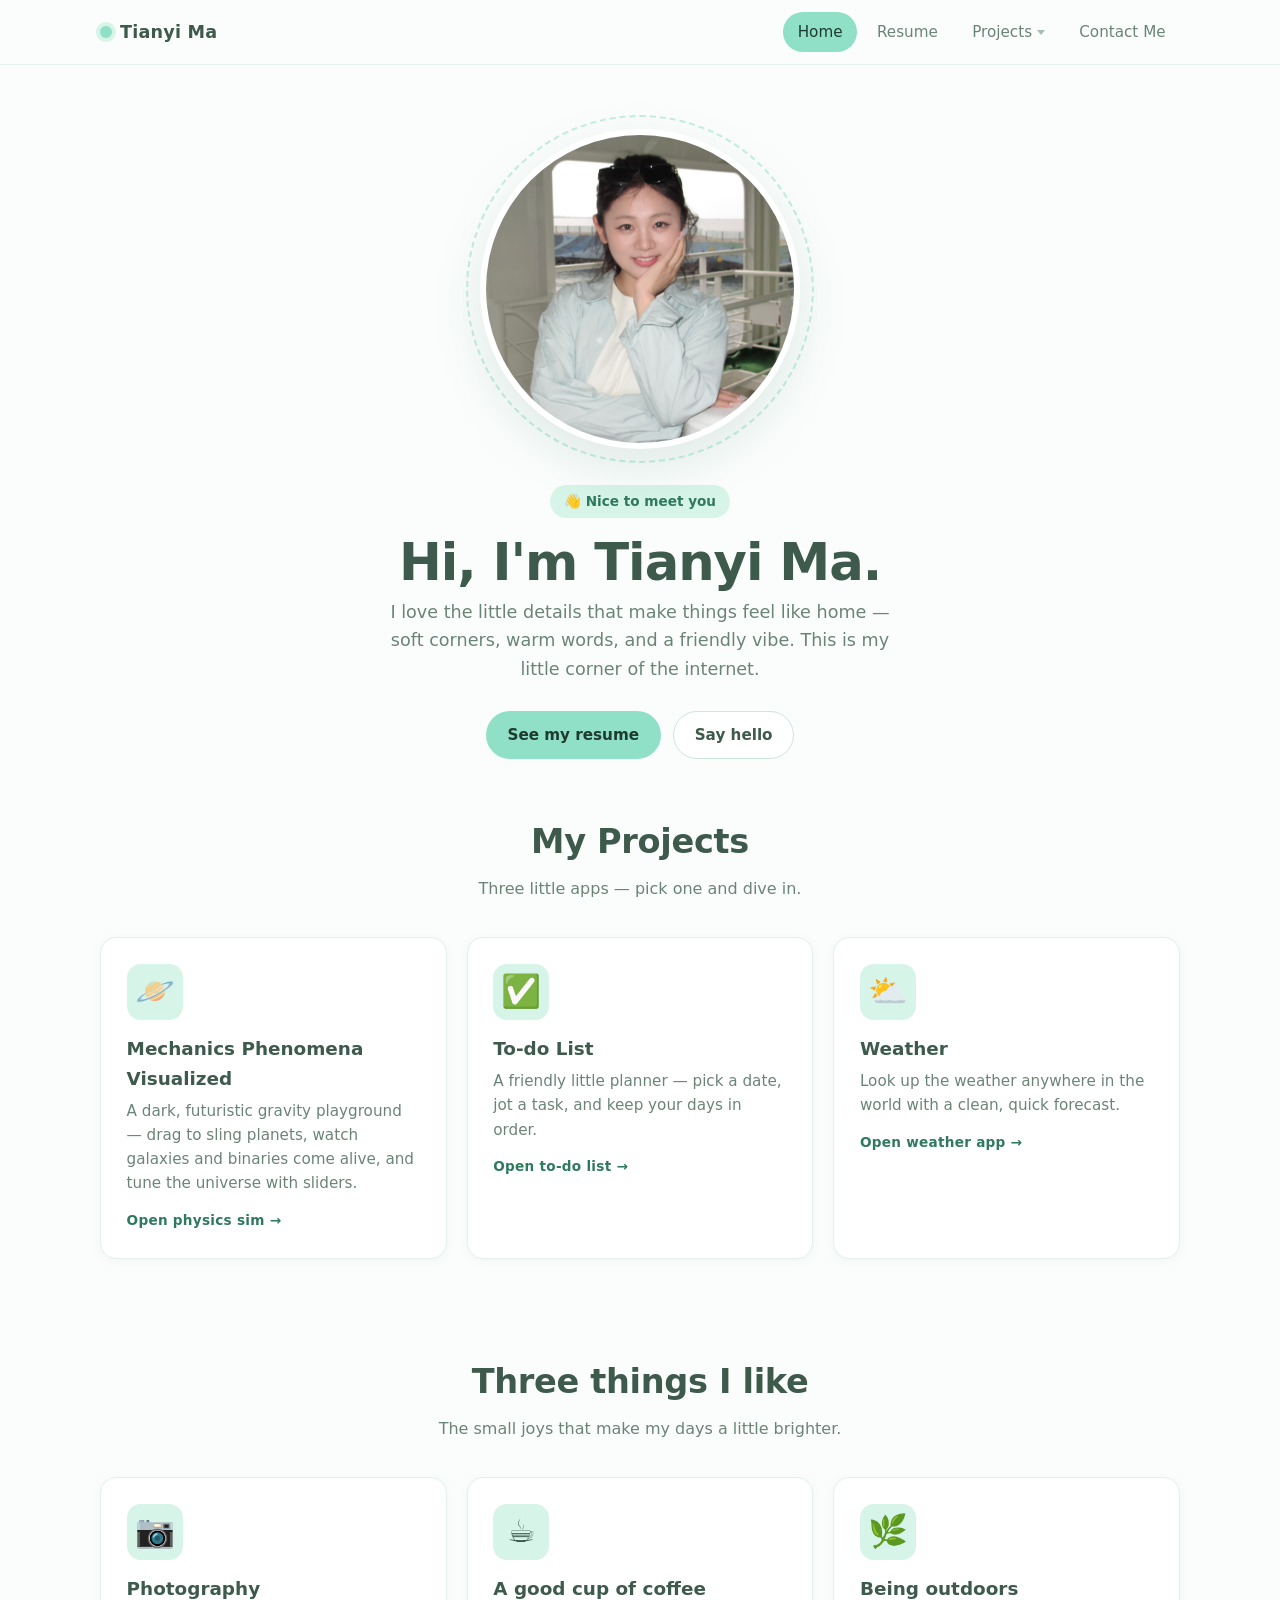
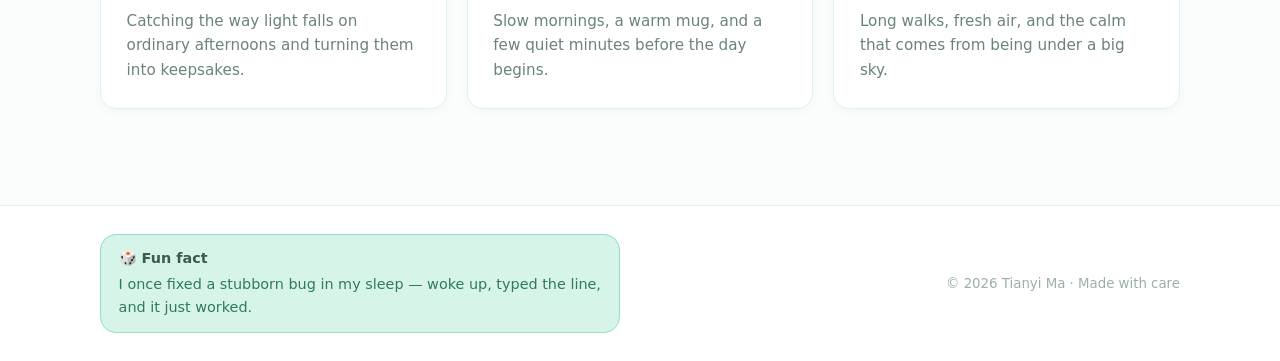
<file: index.html>
<!DOCTYPE html>
<html lang="en">
<head>
  <meta charset="UTF-8">
  <meta name="viewport" content="width=device-width, initial-scale=1.0">
  <title>Tianyi Ma — Home</title>
  <meta name="description" content="Tianyi Ma — a warm, friendly personal portfolio.">
  <link rel="stylesheet" href="styles.css">
</head>
<body>
  <header class="nav">
    <div class="container nav__inner">
      <a href="index.html" class="brand"><span class="brand__dot"></span> Tianyi Ma</a>
      <button class="nav__toggle" aria-label="Toggle menu"><span></span></button>
      <nav class="nav__links">
        <a href="index.html" class="active">Home</a>
        <a href="resume.html">Resume</a>
        <span class="nav__item">
          <a href="projects.html" class="nav__trigger">Projects</a>
          <span class="nav__dropdown">
            <a href="projects.html"><span class="dd-ico">🧭</span><span><span class="dd-title">All Projects</span><span class="dd-sub">Browse the full catalogue</span></span></a>
            <span class="dd-divider"></span>
            <a href="mechanics.html"><span class="dd-ico">🪐</span><span><span class="dd-title">Mechanics</span><span class="dd-sub">Gravity playground</span></span></a>
            <a href="projects.html#todo"><span class="dd-ico">✅</span><span><span class="dd-title">To-do List</span><span class="dd-sub">Daily planner</span></span></a>
            <a href="weather.html"><span class="dd-ico">⛅</span><span><span class="dd-title">Weather</span><span class="dd-sub">Quick forecast</span></span></a>
          </span>
        </span>
        <a href="contact.html">Contact Me</a>
      </nav>
    </div>
  </header>

  <main class="container">
    <section class="hero">
      <div class="hero__text">
        <span class="hero__eyebrow">👋 Nice to meet you</span>
        <h1>Hi, I'm Tianyi Ma.</h1>
        <p class="hero__intro">
          I love the little details that make things feel like home — soft corners,
          warm words, and a friendly vibe. This is my little corner of the internet.
        </p>
        <div class="hero__cta">
          <a href="resume.html" class="btn btn--primary">See my resume</a>
          <a href="contact.html" class="btn btn--ghost">Say hello</a>
        </div>
      </div>
      <div class="hero__photo">
        <img src="photo.jpg" alt="Photo of Tianyi Ma">
      </div>
    </section>

    <section class="section" style="padding-top:0.5rem;">
      <div class="section__head">
        <h2>My Projects</h2>
        <p>Three little apps — pick one and dive in.</p>
      </div>
      <div class="cards">
        <a class="card" href="mechanics.html" style="text-decoration:none;color:inherit;">
          <div class="card__emoji">🪐</div>
          <h3>Mechanics Phenomena Visualized</h3>
          <p>A dark, futuristic gravity playground — drag to sling planets, watch galaxies and binaries come alive, and tune the universe with sliders.</p>
          <span class="card__cta">Open physics sim →</span>
        </a>
        <a class="card" href="projects.html#todo" style="text-decoration:none;color:inherit;">
          <div class="card__emoji">✅</div>
          <h3>To-do List</h3>
          <p>A friendly little planner — pick a date, jot a task, and keep your days in order.</p>
          <span class="card__cta">Open to-do list →</span>
        </a>
        <a class="card" href="weather.html" style="text-decoration:none;color:inherit;">
          <div class="card__emoji">⛅</div>
          <h3>Weather</h3>
          <p>Look up the weather anywhere in the world with a clean, quick forecast.</p>
          <span class="card__cta">Open weather app →</span>
        </a>
      </div>
    </section>

    <section class="section">
      <div class="section__head">
        <h2>Three things I like</h2>
        <p>The small joys that make my days a little brighter.</p>
      </div>
      <div class="cards">
        <article class="card">
          <div class="card__emoji">📷</div>
          <h3>Photography</h3>
          <p>Catching the way light falls on ordinary afternoons and turning them into keepsakes.</p>
        </article>
        <article class="card">
          <div class="card__emoji">☕</div>
          <h3>A good cup of coffee</h3>
          <p>Slow mornings, a warm mug, and a few quiet minutes before the day begins.</p>
        </article>
        <article class="card">
          <div class="card__emoji">🌿</div>
          <h3>Being outdoors</h3>
          <p>Long walks, fresh air, and the calm that comes from being under a big sky.</p>
        </article>
      </div>
    </section>
  </main>

  <footer class="site-footer">
    <div class="container site-footer__inner">
      <div class="funfact">
        <strong>🎲 Fun fact</strong>
        I once fixed a stubborn bug in my sleep — woke up, typed the line, and it just worked.
      </div>
      <small>© <span id="year">2026</span> Tianyi Ma · Made with care</small>
    </div>
  </footer>

  <script src="main.js"></script>
</body>
</html>
</file>
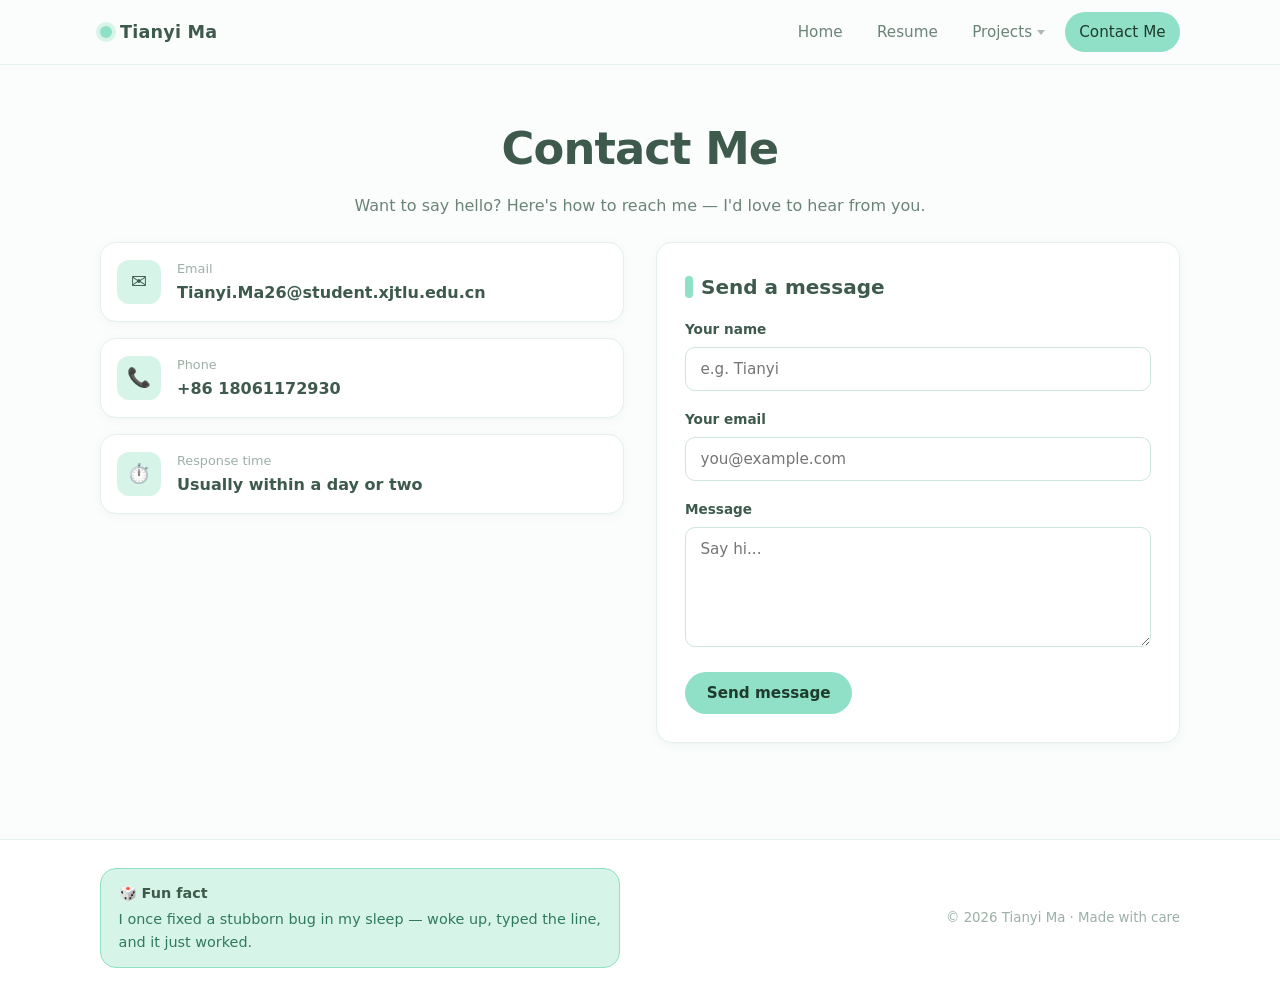
<file: contact.html>
<!DOCTYPE html>
<html lang="en">
<head>
  <meta charset="UTF-8">
  <meta name="viewport" content="width=device-width, initial-scale=1.0">
  <title>Tianyi Ma — Contact Me</title>
  <link rel="stylesheet" href="styles.css">
</head>
<body>
  <header class="nav">
    <div class="container nav__inner">
      <a href="index.html" class="brand"><span class="brand__dot"></span> Tianyi Ma</a>
      <button class="nav__toggle" aria-label="Toggle menu"><span></span></button>
      <nav class="nav__links">
        <a href="index.html">Home</a>
        <a href="resume.html">Resume</a>
        <span class="nav__item">
          <a href="projects.html" class="nav__trigger">Projects</a>
          <span class="nav__dropdown">
            <a href="projects.html"><span class="dd-ico">🧭</span><span><span class="dd-title">All Projects</span><span class="dd-sub">Browse the full catalogue</span></span></a>
            <span class="dd-divider"></span>
            <a href="mechanics.html"><span class="dd-ico">🪐</span><span><span class="dd-title">Mechanics</span><span class="dd-sub">Gravity playground</span></span></a>
            <a href="projects.html#todo"><span class="dd-ico">✅</span><span><span class="dd-title">To-do List</span><span class="dd-sub">Daily planner</span></span></a>
            <a href="weather.html"><span class="dd-ico">⛅</span><span><span class="dd-title">Weather</span><span class="dd-sub">Quick forecast</span></span></a>
          </span>
        </span>
        <a href="contact.html" class="active">Contact Me</a>
      </nav>
    </div>
  </header>

  <main class="container">
    <div class="page-head">
      <h1>Contact Me</h1>
      <p>Want to say hello? Here's how to reach me — I'd love to hear from you.</p>
    </div>

    <div class="contact-grid">
      <div>
        <div class="contact-list">
          <div class="contact-row">
            <div class="contact-row__icon">✉️</div>
            <div>
              <div class="contact-row__label">Email</div>
              <a class="contact-row__value" href="mailto:Tianyi.Ma26@student.xjtlu.edu.cn">Tianyi.Ma26@student.xjtlu.edu.cn</a>
            </div>
          </div>
          <div class="contact-row">
            <div class="contact-row__icon">📞</div>
            <div>
              <div class="contact-row__label">Phone</div>
              <a class="contact-row__value" href="tel:+8618061172930">+86 18061172930</a>
            </div>
          </div>
          <div class="contact-row">
            <div class="contact-row__icon">⏱️</div>
            <div>
              <div class="contact-row__label">Response time</div>
              <div class="contact-row__value">Usually within a day or two</div>
            </div>
          </div>
        </div>
      </div>

      <div class="panel">
        <h2>Send a message</h2>
        <form id="contactForm">
          <div class="form-group">
            <label for="name">Your name</label>
            <input class="input" type="text" id="name" name="name" placeholder="e.g. Tianyi" required>
          </div>
          <div class="form-group">
            <label for="email">Your email</label>
            <input class="input" type="email" id="email" name="email" placeholder="you@example.com" required>
          </div>
          <div class="form-group">
            <label for="message">Message</label>
            <textarea class="textarea" id="message" name="message" placeholder="Say hi..." required></textarea>
          </div>
          <button type="submit" class="btn btn--primary">Send message</button>
          <p class="form-note" id="formNote"></p>
        </form>
      </div>
    </div>
  </main>

  <footer class="site-footer">
    <div class="container site-footer__inner">
      <div class="funfact">
        <strong>🎲 Fun fact</strong>
        I once fixed a stubborn bug in my sleep — woke up, typed the line, and it just worked.
      </div>
      <small>© <span id="year">2026</span> Tianyi Ma · Made with care</small>
    </div>
  </footer>

  <script src="main.js"></script>
</body>
</html>
</file>
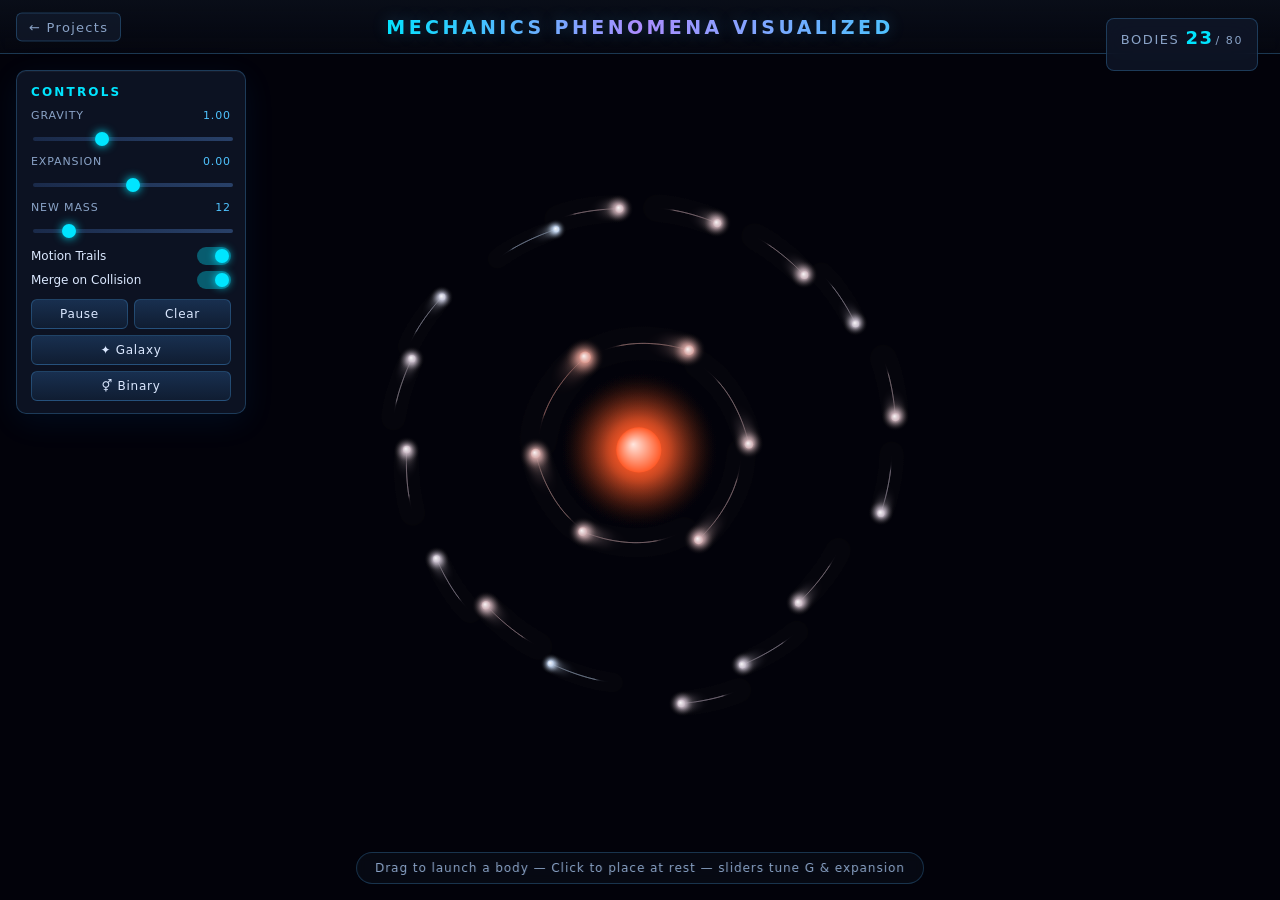
<file: mechanics.html>
<!DOCTYPE html>
<html lang="en">
<head>
<meta charset="UTF-8">
<meta name="viewport" content="width=device-width, initial-scale=1.0">
<title>Mechanics Phenomena Visualized</title>
<style>
  :root {
    --bg-0: #05070d;
    --bg-1: #0a0f1a;
    --bg-2: #111a2b;
    --panel: rgba(16, 24, 42, 0.78);
    --panel-border: rgba(80, 180, 255, 0.25);
    --accent: #4fc3ff;
    --accent-2: #00e5ff;
    --text: #dbe8ff;
    --text-dim: #8aa3c7;
    --danger: #ff5a7a;
    --ok: #4ade80;
  }
  * { box-sizing: border-box; }
  html, body {
    margin: 0; padding: 0; height: 100%;
    background: radial-gradient(ellipse at top, #0b1428 0%, var(--bg-0) 60%);
    color: var(--text);
    font-family: "Segoe UI", system-ui, -apple-system, sans-serif;
    overflow: hidden;
  }

  /* ========== Title bar ========== */
  .title-bar {
    position: absolute;
    top: 0; left: 0; right: 0;
    height: 54px;
    display: flex;
    align-items: center;
    justify-content: center;
    background: linear-gradient(180deg, rgba(10,15,26,0.9), rgba(10,15,26,0.35));
    border-bottom: 1px solid var(--panel-border);
    backdrop-filter: blur(8px);
    z-index: 10;
    pointer-events: none;
  }
  .title-bar h1 {
    margin: 0;
    font-size: 19px;
    letter-spacing: 0.18em;
    text-transform: uppercase;
    background: linear-gradient(90deg, var(--accent-2), #b48bff, var(--accent));
    -webkit-background-clip: text;
    background-clip: text;
    color: transparent;
    text-shadow: 0 0 16px rgba(79, 195, 255, 0.25);
    font-weight: 600;
  }
  .title-bar .back {
    position: absolute;
    left: 16px; top: 50%;
    transform: translateY(-50%);
    pointer-events: auto;
    color: var(--text-dim);
    text-decoration: none;
    font-size: 13px;
    letter-spacing: 0.1em;
    padding: 6px 12px;
    border: 1px solid var(--panel-border);
    border-radius: 6px;
    background: rgba(20,30,50,0.6);
    transition: all 0.2s;
  }
  .title-bar .back:hover { color: var(--accent-2); border-color: var(--accent); }

  /* ========== Canvas ========== */
  #stage {
    position: absolute;
    inset: 0;
    display: block;
    cursor: crosshair;
  }

  /* ========== Control panel ========== */
  .panel {
    position: absolute;
    top: 70px;
    left: 16px;
    width: 230px;
    background: var(--panel);
    border: 1px solid var(--panel-border);
    border-radius: 10px;
    padding: 14px 14px 12px;
    z-index: 5;
    box-shadow: 0 8px 32px rgba(0, 140, 255, 0.08), inset 0 1px 0 rgba(255,255,255,0.04);
    backdrop-filter: blur(10px);
  }
  .panel h2 {
    margin: 0 0 10px;
    font-size: 12px;
    letter-spacing: 0.18em;
    text-transform: uppercase;
    color: var(--accent-2);
    font-weight: 600;
  }
  .ctrl { margin-bottom: 10px; }
  .ctrl label {
    display: flex;
    justify-content: space-between;
    font-size: 11px;
    letter-spacing: 0.08em;
    color: var(--text-dim);
    text-transform: uppercase;
    margin-bottom: 4px;
  }
  .ctrl label .val { color: var(--accent); font-variant-numeric: tabular-nums; }
  .ctrl input[type=range] {
    -webkit-appearance: none;
    width: 100%;
    height: 4px;
    background: linear-gradient(90deg, #1a2a4a, #284068);
    border-radius: 2px;
    outline: none;
  }
  .ctrl input[type=range]::-webkit-slider-thumb {
    -webkit-appearance: none;
    width: 14px; height: 14px;
    border-radius: 50%;
    background: var(--accent-2);
    box-shadow: 0 0 10px var(--accent-2);
    cursor: pointer;
  }
  .ctrl input[type=range]::-moz-range-thumb {
    width: 14px; height: 14px;
    border: none;
    border-radius: 50%;
    background: var(--accent-2);
    box-shadow: 0 0 10px var(--accent-2);
    cursor: pointer;
  }

  /* Toggles */
  .toggles { display: flex; flex-direction: column; gap: 6px; margin: 10px 0; }
  .toggle {
    display: flex; align-items: center; justify-content: space-between;
    font-size: 12px; color: var(--text);
    cursor: pointer;
  }
  .toggle .sw {
    width: 34px; height: 18px;
    background: #1a2a4a;
    border-radius: 9px;
    position: relative;
    transition: background 0.2s;
    flex-shrink: 0;
  }
  .toggle .sw::after {
    content: "";
    position: absolute;
    top: 2px; left: 2px;
    width: 14px; height: 14px;
    background: #6080a8;
    border-radius: 50%;
    transition: all 0.2s;
  }
  .toggle.on .sw { background: rgba(0, 229, 255, 0.35); }
  .toggle.on .sw::after { background: var(--accent-2); left: 18px; box-shadow: 0 0 8px var(--accent-2); }

  /* Buttons */
  .btns { display: grid; grid-template-columns: 1fr 1fr; gap: 6px; margin-top: 10px; }
  .btn {
    background: linear-gradient(180deg, rgba(30,60,100,0.7), rgba(18,34,58,0.7));
    color: var(--text);
    border: 1px solid var(--panel-border);
    border-radius: 6px;
    padding: 7px 8px;
    font-size: 12px;
    letter-spacing: 0.06em;
    cursor: pointer;
    transition: all 0.15s;
    font-family: inherit;
  }
  .btn:hover { border-color: var(--accent-2); color: var(--accent-2); }
  .btn:active { transform: translateY(1px); }
  .btn.danger:hover { border-color: var(--danger); color: var(--danger); }
  .btn.wide { grid-column: span 2; }

  /* Ball count */
  .counter {
    position: absolute;
    top: 18px; right: 22px;
    z-index: 10;
    font-size: 13px;
    letter-spacing: 0.12em;
    color: var(--text-dim);
    text-transform: uppercase;
    background: var(--panel);
    border: 1px solid var(--panel-border);
    border-radius: 8px;
    padding: 8px 14px;
    backdrop-filter: blur(10px);
  }
  .counter .n {
    color: var(--accent-2);
    font-size: 18px;
    font-weight: 600;
    margin-left: 6px;
    font-variant-numeric: tabular-nums;
  }
  .counter .cap {
    color: var(--text-dim);
    font-size: 11px;
    margin-left: 2px;
    font-variant-numeric: tabular-nums;
  }
  .counter .cap-indicator {
    display: block;
    margin-top: 4px;
    font-size: 9px;
    color: var(--danger);
    letter-spacing: 0.15em;
    font-weight: 600;
    opacity: 0;
    transition: opacity 0.2s;
  }
  .counter.is-capped .cap-indicator { opacity: 1; }
  .counter.is-capped .n { color: var(--danger); }

  /* Hint bar */
  .hint {
    position: absolute;
    bottom: 16px;
    left: 50%;
    transform: translateX(-50%);
    z-index: 5;
    font-size: 12px;
    letter-spacing: 0.08em;
    color: var(--text-dim);
    background: rgba(10, 15, 26, 0.6);
    border: 1px solid var(--panel-border);
    border-radius: 20px;
    padding: 8px 18px;
    backdrop-filter: blur(6px);
    white-space: nowrap;
  }
  .hint kbd {
    background: #1a2a4a;
    border: 1px solid #284068;
    border-radius: 3px;
    padding: 1px 5px;
    font-family: inherit;
    font-size: 11px;
    color: var(--text);
  }

  /* Paused overlay dot */
  .pause-badge {
    position: absolute;
    top: 72px; right: 22px;
    z-index: 10;
    font-size: 11px;
    letter-spacing: 0.2em;
    color: var(--danger);
    text-transform: uppercase;
    opacity: 0;
    transition: opacity 0.2s;
  }
  .paused .pause-badge { opacity: 1; }

  /* Slingshot preview */
  #sling {
    position: absolute;
    inset: 0;
    pointer-events: none;
    z-index: 2;
  }
</style>
</head>
<body>

<div class="title-bar">
  <a class="back" href="projects.html">← Projects</a>
  <h1>Mechanics Phenomena Visualized</h1>
</div>

<canvas id="stage"></canvas>

<div class="panel">
  <h2>Controls</h2>

  <div class="ctrl">
    <label>Gravity <span class="val" id="gVal">1.00</span></label>
    <input type="range" id="gravity" min="0" max="3" step="0.01" value="1">
  </div>

  <div class="ctrl">
    <label>Expansion <span class="val" id="expVal">0.00</span></label>
    <input type="range" id="expansion" min="-0.05" max="0.05" step="0.001" value="0">
  </div>

  <div class="ctrl">
    <label>New Mass <span class="val" id="massVal">12</span></label>
    <input type="range" id="newMass" min="3" max="60" step="1" value="12">
  </div>

  <div class="toggles">
    <div class="toggle on" data-toggle="trails"><span>Motion Trails</span><span class="sw"></span></div>
    <div class="toggle on" data-toggle="merge"><span>Merge on Collision</span><span class="sw"></span></div>
  </div>

  <div class="btns">
    <button class="btn" id="pauseBtn">Pause</button>
    <button class="btn danger" id="clearBtn">Clear</button>
    <button class="btn wide" id="galaxyBtn">✦ Galaxy</button>
    <button class="btn wide" id="binaryBtn">⚥ Binary</button>
  </div>
</div>

<div class="counter" id="counterEl">Bodies<span class="n" id="count">0</span><span class="cap" id="capInfo">/ 80</span><span class="cap-indicator" id="capFlash" hidden>LIMIT REACHED</span></div>
<div class="pause-badge">PAUSED</div>

<div class="hint">
  Drag to launch a body — Click to place at rest — sliders tune G &amp; expansion
</div>

<script>
(() => {
  "use strict";

  const canvas = document.getElementById("stage");
  const ctx = canvas.getContext("2d");

  let W = 0, H = 0, cx = 0, cy = 0;
  function resize() {
    W = canvas.width = window.innerWidth * devicePixelRatio;
    H = canvas.height = window.innerHeight * devicePixelRatio;
    canvas.style.width = window.innerWidth + "px";
    canvas.style.height = window.innerHeight + "px";
    ctx.setTransform(1, 0, 0, 1, 0, 0);
    ctx.scale(devicePixelRatio, devicePixelRatio);
    cx = window.innerWidth / 2;
    cy = window.innerHeight / 2;
  }
  window.addEventListener("resize", resize);
  resize();

  // ========== State ==========
  const bodies = [];
  let paused = false;
  let showTrails = true;
  let mergeEnabled = true;
  let G = 1.0;
  let expansion = 0.0;
  let newMass = 12;
  const SOFTEN = 8;       // prevents singularity
  const TRAIL_LEN = 60;
  const MAX_BODIES = 80;  // hard cap to prevent lag ("kartun")
  let cappedMsgTimer = 0;

  // Add a body, evicting if we exceed MAX_BODIES.
  // Keeps the heaviest bodies (stars) and drops the smallest/oldest first.
  function pushBody(b) {
    if (bodies.length >= MAX_BODIES) {
      // Find the lightest body that isn't the sole heavy one, drop it.
      let worstIdx = -1, worstScore = Infinity;
      for (let i = 0; i < bodies.length; i++) {
        const body = bodies[i];
        // Prefer removing the lightest; tie-break by oldest
        const score = body.m * 10000 + i;
        if (score < worstScore) { worstScore = score; worstIdx = i; }
      }
      if (worstIdx >= 0) bodies.splice(worstIdx, 1);
      cappedMsgTimer = 90; // ~1.5s flash
    }
    bodies.push(b);
  }

  // ========== Body ==========
  class Body {
    constructor(x, y, vx, vy, m) {
      this.x = x; this.y = y;
      this.vx = vx; this.vy = vy;
      this.m = m;
      this.r = Math.max(3, Math.sqrt(m) * 1.4);
      this.trail = [];
      this.dead = false;
    }
    // color: heavier -> reddish, lighter -> bluish-white
    color() {
      // mass 3..~200  -> t 0..1
      const t = Math.min(1, (Math.log(this.m) - Math.log(3)) / (Math.log(80) - Math.log(3)));
      // lighter: cyan/white -> heavier: orange/red
      const rL = 180, gL = 220, bL = 255; // light (bluish)
      const rH = 255, gH = 90,  bH = 40;  // heavy (reddish)
      const r = Math.round(rL + (rH - rL) * t);
      const g = Math.round(gL + (gH - gL) * t);
      const b = Math.round(bL + (bH - bL) * t);
      return `rgb(${r},${g},${b})`;
    }
    step(dt) {
      // Expansion: small outward drift from center (stable, not runaway)
      if (expansion !== 0) {
        const dx = this.x - cx, dy = this.y - cy;
        const dist = Math.sqrt(dx*dx + dy*dy) || 1;
        this.vx += (dx / dist) * expansion * dist * 0.01;
        this.vy += (dy / dist) * expansion * dist * 0.01;
      }
      this.x += this.vx * dt;
      this.y += this.vy * dt;
      if (showTrails) {
        this.trail.push([this.x, this.y]);
        if (this.trail.length > TRAIL_LEN) this.trail.shift();
      } else if (this.trail.length) {
        this.trail.length = 0;
      }
    }
  }

  // ========== Physics step ==========
  function computeForces() {
    const n = bodies.length;
    const ax = new Float64Array(n);
    const ay = new Float64Array(n);
    for (let i = 0; i < n; i++) {
      if (bodies[i].dead) continue;
      for (let j = i + 1; j < n; j++) {
        if (bodies[j].dead) continue;
        const dx = bodies[j].x - bodies[i].x;
        const dy = bodies[j].y - bodies[i].y;
        const r2 = dx*dx + dy*dy + SOFTEN*SOFTEN;
        const r = Math.sqrt(r2);
        const f = (G * bodies[i].m * bodies[j].m) / r2;
        const fx = f * dx / r;
        const fy = f * dy / r;
        ax[i] += fx / bodies[i].m;
        ay[i] += fy / bodies[i].m;
        ax[j] -= fx / bodies[j].m;
        ay[j] -= fy / bodies[j].m;
      }
    }
    for (let i = 0; i < n; i++) {
      if (bodies[i].dead) continue;
      bodies[i].vx += ax[i];
      bodies[i].vy += ay[i];
    }
  }

  function mergeCollisions() {
    if (!mergeEnabled) return;
    for (let i = 0; i < bodies.length; i++) {
      if (bodies[i].dead) continue;
      for (let j = i + 1; j < bodies.length; j++) {
        if (bodies[j].dead) continue;
        const a = bodies[i], b = bodies[j];
        const dx = b.x - a.x, dy = b.y - a.y;
        const dist = Math.sqrt(dx*dx + dy*dy);
        const minD = a.r + b.r;
        if (dist < minD) {
          // merge into the heavier one
          const [big, small] = a.m >= b.m ? [a, b] : [b, a];
          const tm = big.m + small.m;
          big.vx = (big.vx * big.m + small.vx * small.m) / tm;
          big.vy = (big.vy * big.m + small.vy * small.m) / tm;
          big.x  = (big.x * big.m + small.x * small.m) / tm;
          big.y  = (big.y * big.m + small.y * small.m) / tm;
          big.m  = tm;
          big.r  = Math.max(3, Math.sqrt(tm) * 1.4);
          big.trail = [];
          small.dead = true;
          break;
        }
      }
    }
    for (let i = bodies.length - 1; i >= 0; i--) {
      if (bodies[i].dead) bodies.splice(i, 1);
    }
  }

  // ========== Render ==========
  function draw() {
    const w = window.innerWidth, h = window.innerHeight;
    // clear with slight fade for trails
    if (showTrails) {
      ctx.fillStyle = "rgba(5, 7, 13, 0.28)";
    } else {
      ctx.fillStyle = "#05070d";
    }
    ctx.fillRect(0, 0, w, h);

    // subtle grid / star field
    if (!showTrails) {
      // tiny faint stars — seed once-ish
      if (!draw._stars) {
        draw._stars = [];
        for (let i = 0; i < 120; i++) {
          draw._stars.push([Math.random() * w, Math.random() * h, Math.random() * 0.6 + 0.2]);
        }
      }
      ctx.fillStyle = "rgba(180,210,255,0.45)";
      for (const s of draw._stars) {
        ctx.globalAlpha = s[2];
        ctx.fillRect(s[0], s[1], 1, 1);
      }
      ctx.globalAlpha = 1;
    }

    // trails
    if (showTrails) {
      for (const b of bodies) {
        if (b.trail.length < 2) continue;
        ctx.beginPath();
        ctx.moveTo(b.trail[0][0], b.trail[0][1]);
        for (let k = 1; k < b.trail.length; k++) ctx.lineTo(b.trail[k][0], b.trail[k][1]);
        ctx.strokeStyle = b.color();
        ctx.globalAlpha = 0.25;
        ctx.lineWidth = 1;
        ctx.stroke();
        ctx.globalAlpha = 1;
      }
    }

    // bodies with glow
    for (const b of bodies) {
      const col = b.color();
      // outer glow
      const g = ctx.createRadialGradient(b.x, b.y, b.r * 0.5, b.x, b.y, b.r * 3.5);
      g.addColorStop(0, col);
      g.addColorStop(0.35, col.replace("rgb", "rgba").replace(")", ",0.35)"));
      g.addColorStop(1, "rgba(0,0,0,0)");
      ctx.fillStyle = g;
      ctx.beginPath();
      ctx.arc(b.x, b.y, b.r * 3.5, 0, Math.PI * 2);
      ctx.fill();

      // core
      ctx.fillStyle = col;
      ctx.beginPath();
      ctx.arc(b.x, b.y, b.r, 0, Math.PI * 2);
      ctx.fill();

      // bright center
      const inner = ctx.createRadialGradient(b.x - b.r*0.25, b.y - b.r*0.25, 0, b.x, b.y, b.r);
      inner.addColorStop(0, "rgba(255,255,255,0.85)");
      inner.addColorStop(1, "rgba(255,255,255,0)");
      ctx.fillStyle = inner;
      ctx.beginPath();
      ctx.arc(b.x, b.y, b.r, 0, Math.PI * 2);
      ctx.fill();
    }

    // slingshot preview
    if (slingshot.active) drawSlingshot();
  }

  // ========== Loop ==========
  let last = performance.now();
  function loop(now) {
    const dt = Math.min(0.05, (now - last) / 1000) * 60; // frames-ish
    last = now;

    if (!paused) {
      computeForces();
      // sub-step merge check twice per frame for stability
      for (let s = 0; s < 2; s++) {
        for (const b of bodies) b.step(dt * 0.5);
        mergeCollisions();
      }
      cullOffscreen();
    }
    draw();
    updateCounter();
    requestAnimationFrame(loop);
  }

  function cullOffscreen() {
    const w = window.innerWidth, h = window.innerHeight;
    const pad = Math.max(w, h) * 2;
    for (let i = bodies.length - 1; i >= 0; i--) {
      const b = bodies[i];
      if (b.x < -pad || b.x > w + pad || b.y < -pad || b.y > h + pad) {
        bodies.splice(i, 1);
      }
    }
  }

  // ========== Slingshot interaction ==========
  const slingshot = {
    active: false, sx: 0, sy: 0, ex: 0, ey: 0
  };

  function drawSlingshot() {
    const dx = slingshot.sx - slingshot.ex;
    const dy = slingshot.sy - slingshot.ey;
    const speed = Math.min(30, Math.sqrt(dx*dx + dy*dy) * 0.12);
    // arrow line
    ctx.strokeStyle = "rgba(0, 229, 255, 0.8)";
    ctx.lineWidth = 2;
    ctx.setLineDash([4, 4]);
    ctx.beginPath();
    ctx.moveTo(slingshot.sx, slingshot.sy);
    ctx.lineTo(slingshot.ex, slingshot.ey);
    ctx.stroke();
    ctx.setLineDash([]);
    // ghost planet
    ctx.fillStyle = "rgba(0, 229, 255, 0.4)";
    ctx.beginPath();
    ctx.arc(slingshot.sx, slingshot.sy, Math.max(3, Math.sqrt(newMass) * 1.4), 0, Math.PI * 2);
    ctx.fill();
    // speed label
    ctx.fillStyle = "rgba(0, 229, 255, 0.9)";
    ctx.font = "11px monospace";
    ctx.fillText("v ≈ " + speed.toFixed(1), slingshot.ex + 8, slingshot.ey - 4);
  }

  canvas.addEventListener("mousedown", (e) => {
    if (e.button !== 0) return;
    slingshot.active = true;
    slingshot.sx = e.clientX;
    slingshot.sy = e.clientY;
    slingshot.ex = e.clientX;
    slingshot.ey = e.clientY;
  });
  window.addEventListener("mousemove", (e) => {
    if (!slingshot.active) return;
    slingshot.ex = e.clientX;
    slingshot.ey = e.clientY;
  });
  window.addEventListener("mouseup", (e) => {
    if (!slingshot.active) return;
    slingshot.active = false;
    const dx = slingshot.sx - e.clientX;
    const dy = slingshot.sy - e.clientY;
    const dist = Math.sqrt(dx*dx + dy*dy);
    const vScale = 0.12;
    let vx, vy;
    if (dist < 4) {
      // click -> place at rest
      vx = 0; vy = 0;
    } else {
      vx = dx * vScale;
      vy = dy * vScale;
    }
    pushBody(new Body(slingshot.sx, slingshot.sy, vx, vy, newMass));
  });

  // Touch support
  canvas.addEventListener("touchstart", (e) => {
    if (!e.touches[0]) return;
    const t = e.touches[0];
    slingshot.active = true;
    slingshot.sx = t.clientX; slingshot.sy = t.clientY;
    slingshot.ex = t.clientX; slingshot.ey = t.clientY;
    e.preventDefault();
  }, { passive: false });
  canvas.addEventListener("touchmove", (e) => {
    if (!slingshot.active || !e.touches[0]) return;
    const t = e.touches[0];
    slingshot.ex = t.clientX; slingshot.ey = t.clientY;
    e.preventDefault();
  }, { passive: false });
  canvas.addEventListener("touchend", (e) => {
    if (!slingshot.active) return;
    slingshot.active = false;
    const dx = slingshot.sx - slingshot.ex;
    const dy = slingshot.sy - slingshot.ey;
    const dist = Math.sqrt(dx*dx + dy*dy);
    const vScale = 0.12;
    if (dist < 4) {
      pushBody(new Body(slingshot.sx, slingshot.sy, 0, 0, newMass));
    } else {
      pushBody(new Body(slingshot.sx, slingshot.sy, dx * vScale, dy * vScale, newMass));
    }
  });

  // ========== Controls wiring ==========
  const gravityEl   = document.getElementById("gravity");
  const expansionEl = document.getElementById("expansion");
  const massEl      = document.getElementById("newMass");
  const gVal        = document.getElementById("gVal");
  const expVal      = document.getElementById("expVal");
  const massVal     = document.getElementById("massVal");
  const countEl     = document.getElementById("count");
  const pauseBtn    = document.getElementById("pauseBtn");
  const clearBtn    = document.getElementById("clearBtn");
  const galaxyBtn   = document.getElementById("galaxyBtn");
  const binaryBtn   = document.getElementById("binaryBtn");

  gravityEl.addEventListener("input", () => {
    G = parseFloat(gravityEl.value);
    gVal.textContent = G.toFixed(2);
  });
  expansionEl.addEventListener("input", () => {
    expansion = parseFloat(expansionEl.value);
    expVal.textContent = expansion.toFixed(3);
  });
  massEl.addEventListener("input", () => {
    newMass = parseInt(massEl.value, 10);
    massVal.textContent = newMass;
  });

  document.querySelectorAll(".toggle").forEach(el => {
    el.addEventListener("click", () => {
      el.classList.toggle("on");
      const which = el.dataset.toggle;
      if (which === "trails") showTrails = el.classList.contains("on");
      if (which === "merge")  mergeEnabled = el.classList.contains("on");
    });
  });

  pauseBtn.addEventListener("click", () => {
    paused = !paused;
    pauseBtn.textContent = paused ? "Resume" : "Pause";
    document.body.classList.toggle("paused", paused);
  });

  clearBtn.addEventListener("click", () => {
    bodies.length = 0;
  });

  galaxyBtn.addEventListener("click", spawnGalaxy);
  binaryBtn.addEventListener("click", spawnBinary);

  const counterEl = document.getElementById("counterEl");
  const capFlash  = document.getElementById("capFlash");

  function updateCounter() {
    countEl.textContent = bodies.length;
    if (cappedMsgTimer > 0) {
      cappedMsgTimer--;
      counterEl.classList.add("is-capped");
    } else {
      counterEl.classList.remove("is-capped");
    }
  }

  // ========== Scene generators ==========
  function spawnGalaxy() {
    bodies.length = 0;
    const w = window.innerWidth, h = window.innerHeight;
    const SCX = w / 2, SCY = h / 2;
    // Central star
    const starMass = 260;
    bodies.push(new Body(SCX, SCY, 0, 0, starMass));

    // Orbiting disks
    const nInner = 6, nOuter = 16;
    const diskR = 90, diskR2 = 220;
    for (let i = 0; i < nInner; i++) {
      const a = (i / nInner) * Math.PI * 2 + Math.random() * 0.1;
      const r = diskR + Math.random() * 20;
      const x = SCX + Math.cos(a) * r;
      const y = SCY + Math.sin(a) * r;
      const v = Math.sqrt(G * starMass / r) * 0.95;
      const vx = -Math.sin(a) * v;
      const vy =  Math.cos(a) * v;
      bodies.push(new Body(x, y, vx, vy, 8 + Math.random() * 10));
    }
    for (let i = 0; i < nOuter; i++) {
      const a = (i / nOuter) * Math.PI * 2 + Math.random() * 0.15;
      const r = diskR2 + Math.random() * 40;
      const x = SCX + Math.cos(a) * r;
      const y = SCY + Math.sin(a) * r;
      const v = Math.sqrt(G * starMass / r) * 0.92;
      const vx = -Math.sin(a) * v;
      const vy =  Math.cos(a) * v;
      bodies.push(new Body(x, y, vx, vy, 4 + Math.random() * 6));
    }
    // Adjust G so orbits feel right at default
    G = 1.0; gravityEl.value = 1; gVal.textContent = "1.00";
  }

  function spawnBinary() {
    bodies.length = 0;
    const w = window.innerWidth, h = window.innerHeight;
    const SCX = w / 2, SCY = h / 2;

    // Two large stars orbiting their common COM
    const mA = 180, mB = 180;
    const sep = 110;
    // circular orbit speed: v = sqrt(G * m_total / (4 * r)) approx
    const mu = mA * mB / (mA + mB);
    const vRel = Math.sqrt(G * (mA + mB) / sep);
    const vA = vRel * mB / (mA + mB);
    const vB = vRel * mA / (mA + mB);

    bodies.push(new Body(SCX - sep/2, SCY, 0, -vA, mA));
    bodies.push(new Body(SCX + sep/2, SCY, 0,  vB, mB));

    // Asteroids orbiting outside
    const n = 18;
    const bigR = sep * 2.4;
    for (let i = 0; i < n; i++) {
      const a = (i / n) * Math.PI * 2 + Math.random() * 0.2;
      const r = bigR + Math.random() * 50;
      const x = SCX + Math.cos(a) * r;
      const y = SCY + Math.sin(a) * r;
      const v = Math.sqrt(G * (mA + mB) / r) * 0.95;
      const vx = -Math.sin(a) * v;
      const vy =  Math.cos(a) * v;
      bodies.push(new Body(x, y, vx, vy, 3 + Math.random() * 4));
    }
  }

  // ========== Boot ==========
  spawnGalaxy();
  requestAnimationFrame(loop);
})();
</script>
</body>
</html>
</file>
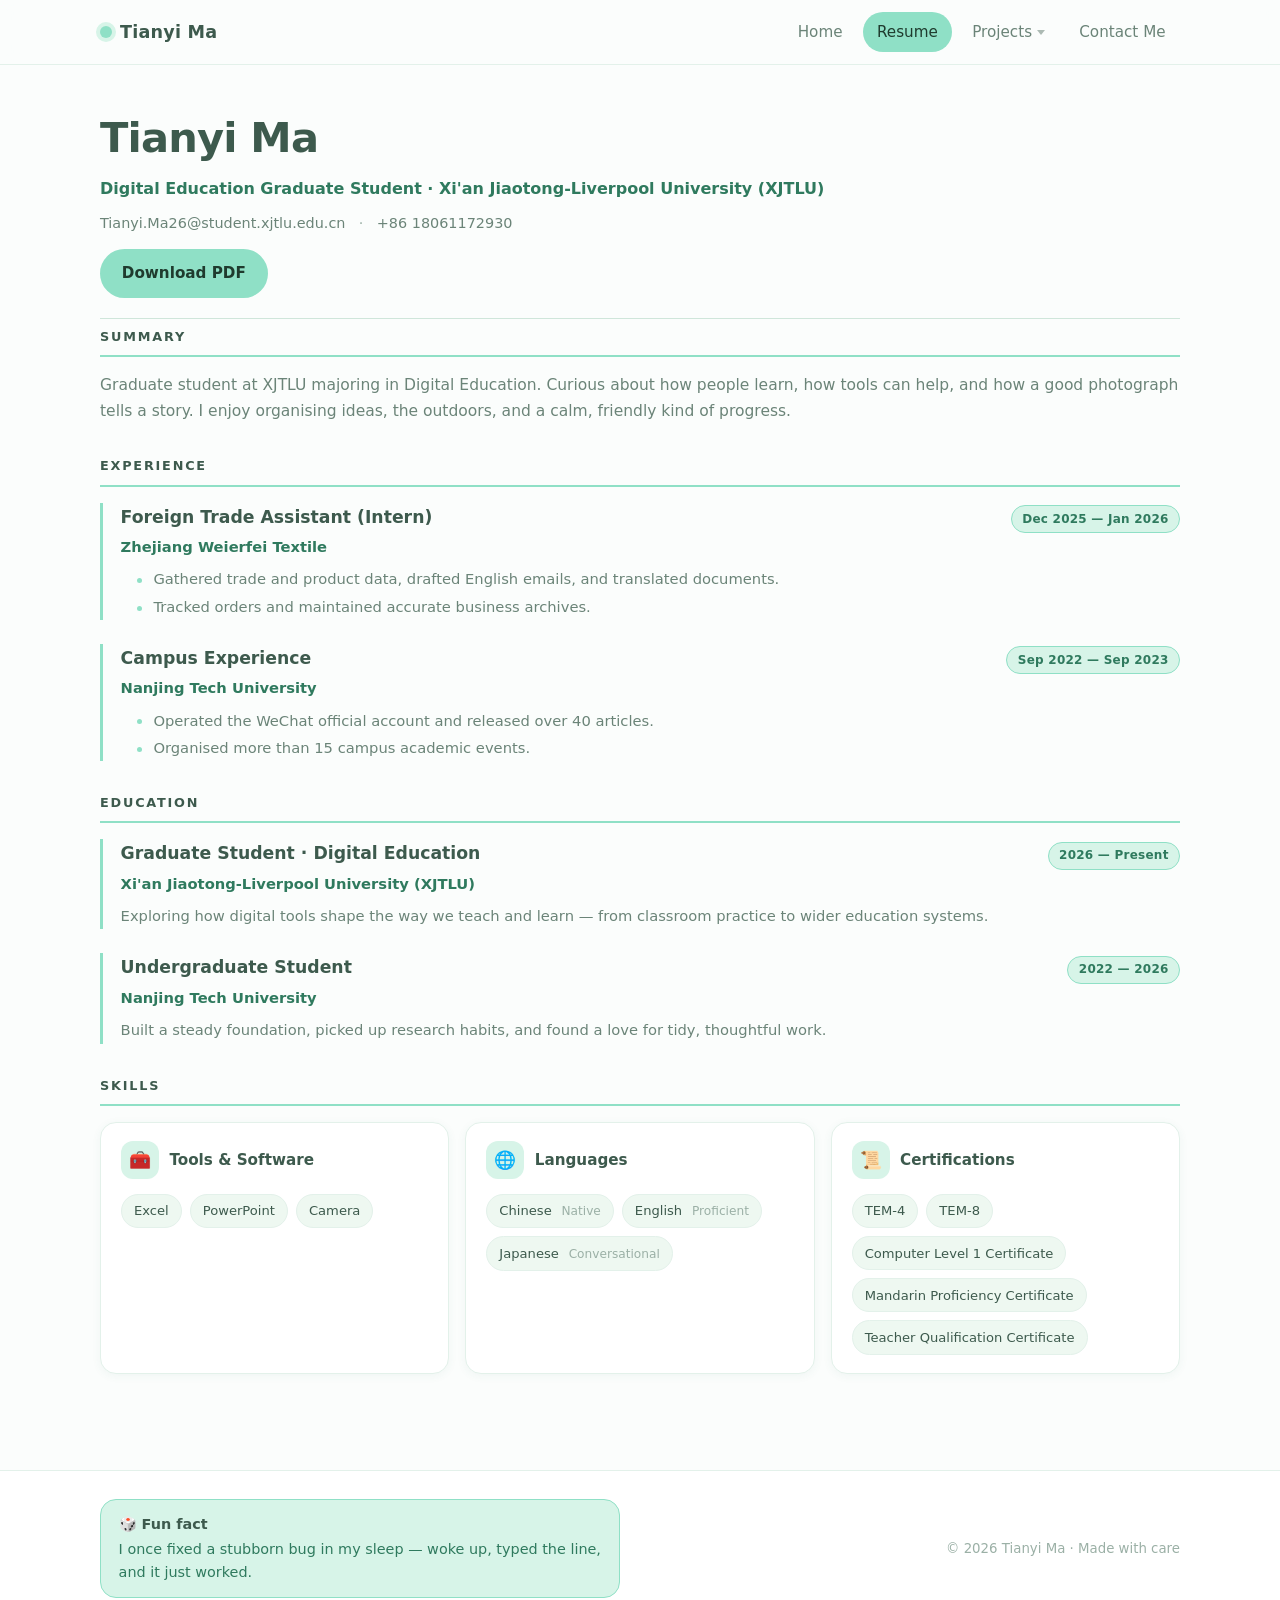
<file: resume.html>
<!DOCTYPE html>
<html lang="en">
<head>
  <meta charset="UTF-8">
  <meta name="viewport" content="width=device-width, initial-scale=1.0">
  <title>Tianyi Ma — Resume</title>
  <link rel="stylesheet" href="styles.css">
  <style media="print">
    @page { margin: 0; }
    .nav, .site-footer, .btn { display: none !important; }
    html, body { margin: 0 !important; }
    body { background: #fff; padding: 1.05cm 1.3cm 0.3cm; overflow: hidden; }
    .container { width: auto; max-width: none; }
    .resume-head { padding: 0 0 0.6rem !important; margin-bottom: 0.6rem !important; }
    .resume-head__name { margin: 0 0 0.15rem !important; font-size: 1.75rem !important; }
    .resume-head__title { margin: 0 0 0.35rem !important; font-size: 0.92rem !important; }
    .resume-head__contact { font-size: 0.85rem !important; }
    .resume-sections { padding: 0 !important; gap: 0.85rem !important; }
    .resume-section__title { margin: 0 0 0.55rem !important; padding-bottom: 0.35rem !important; }
    .resume-summary { font-size: 0.88rem !important; line-height: 1.5 !important; }
    .exp { gap: 0.7rem !important; }
    .exp__item { padding-left: 0.9rem !important; }
    .exp__role { font-size: 0.98rem !important; }
    .exp__date { font-size: 0.7rem !important; }
    .exp__org { margin: 0.15rem 0 0.4rem !important; font-size: 0.85rem !important; }
    .exp__desc { font-size: 0.85rem !important; line-height: 1.45 !important; }
    .bullets { margin-top: 0.3rem !important; }
    .bullets li { margin-bottom: 0.12rem !important; font-size: 0.85rem !important; line-height: 1.4 !important; }
    .skill-card { padding: 0.75rem 0.85rem !important; }
    .skill-card__head { margin-bottom: 0.5rem !important; }
    .skill-card__icon { width: 28px; height: 28px; font-size: 0.95rem; }
    .skill-card__name { font-size: 0.85rem !important; }
    .chips--skills { gap: 0.35rem !important; }
    .chips--skills .chip { font-size: 0.72rem !important; padding: 0.22rem 0.55rem !important; }
  </style>
</head>
<body>
  <header class="nav">
    <div class="container nav__inner">
      <a href="index.html" class="brand"><span class="brand__dot"></span> Tianyi Ma</a>
      <button class="nav__toggle" aria-label="Toggle menu"><span></span></button>
      <nav class="nav__links">
        <a href="index.html">Home</a>
        <a href="resume.html" class="active">Resume</a>
        <span class="nav__item">
          <a href="projects.html" class="nav__trigger">Projects</a>
          <span class="nav__dropdown">
            <a href="projects.html"><span class="dd-ico">🧭</span><span><span class="dd-title">All Projects</span><span class="dd-sub">Browse the full catalogue</span></span></a>
            <span class="dd-divider"></span>
            <a href="mechanics.html"><span class="dd-ico">🪐</span><span><span class="dd-title">Mechanics</span><span class="dd-sub">Gravity playground</span></span></a>
            <a href="projects.html#todo"><span class="dd-ico">✅</span><span><span class="dd-title">To-do List</span><span class="dd-sub">Daily planner</span></span></a>
            <a href="weather.html"><span class="dd-ico">⛅</span><span><span class="dd-title">Weather</span><span class="dd-sub">Quick forecast</span></span></a>
          </span>
        </span>
        <a href="contact.html">Contact Me</a>
      </nav>
    </div>
  </header>

  <main class="container">
    <header class="resume-head">
      <h1 class="resume-head__name">Tianyi Ma</h1>
      <p class="resume-head__title">Digital Education Graduate Student · Xi'an Jiaotong-Liverpool University (XJTLU)</p>
      <p class="resume-head__contact">
        <a href="mailto:Tianyi.Ma26@student.xjtlu.edu.cn">Tianyi.Ma26@student.xjtlu.edu.cn</a>
        <span class="dot" aria-hidden="true">·</span>
        <a href="tel:+8618061172930">+86 18061172930</a>
      </p>
      <a class="btn btn--primary" href="resume.pdf" download style="margin-top:0.85rem">Download PDF</a>
    </header>

    <div class="resume-sections">
      <!-- Summary -->
      <section class="resume-section">
        <h2 class="resume-section__title">Summary</h2>
        <p class="resume-summary">
          Graduate student at XJTLU majoring in Digital Education. Curious about how people learn,
          how tools can help, and how a good photograph tells a story. I enjoy organising ideas,
          the outdoors, and a calm, friendly kind of progress.
        </p>
      </section>

      <!-- Experience -->
      <section class="resume-section">
        <h2 class="resume-section__title">Experience</h2>
        <div class="exp">
          <div class="exp__item">
            <div class="exp__head">
              <h3 class="exp__role">Foreign Trade Assistant (Intern)</h3>
              <span class="exp__date">Dec 2025 — Jan 2026</span>
            </div>
            <p class="exp__org">Zhejiang Weierfei Textile</p>
            <ul class="bullets">
              <li>Gathered trade and product data, drafted English emails, and translated documents.</li>
              <li>Tracked orders and maintained accurate business archives.</li>
            </ul>
          </div>
          <div class="exp__item">
            <div class="exp__head">
              <h3 class="exp__role">Campus Experience</h3>
              <span class="exp__date">Sep 2022 — Sep 2023</span>
            </div>
            <p class="exp__org">Nanjing Tech University</p>
            <ul class="bullets">
              <li>Operated the WeChat official account and released over 40 articles.</li>
              <li>Organised more than 15 campus academic events.</li>
            </ul>
          </div>
        </div>
      </section>

      <!-- Education -->
      <section class="resume-section">
        <h2 class="resume-section__title">Education</h2>
        <div class="exp">
          <div class="exp__item">
            <div class="exp__head">
              <h3 class="exp__role">Graduate Student · Digital Education</h3>
              <span class="exp__date">2026 — Present</span>
            </div>
            <p class="exp__org">Xi'an Jiaotong-Liverpool University (XJTLU)</p>
            <p class="exp__desc">Exploring how digital tools shape the way we teach and learn — from classroom practice to wider education systems.</p>
          </div>
          <div class="exp__item">
            <div class="exp__head">
              <h3 class="exp__role">Undergraduate Student</h3>
              <span class="exp__date">2022 — 2026</span>
            </div>
            <p class="exp__org">Nanjing Tech University</p>
            <p class="exp__desc">Built a steady foundation, picked up research habits, and found a love for tidy, thoughtful work.</p>
          </div>
        </div>
      </section>

      <!-- Skills -->
      <section class="resume-section">
        <h2 class="resume-section__title">Skills</h2>
        <div class="skills">
          <div class="skill-card">
            <div class="skill-card__head">
              <span class="skill-card__icon">🧰</span>
              <h3 class="skill-card__name">Tools &amp; Software</h3>
            </div>
            <div class="chips chips--skills">
              <span class="chip">Excel</span>
              <span class="chip">PowerPoint</span>
              <span class="chip">Camera</span>
            </div>
          </div>
          <div class="skill-card">
            <div class="skill-card__head">
              <span class="skill-card__icon">🌐</span>
              <h3 class="skill-card__name">Languages</h3>
            </div>
            <div class="chips chips--skills">
              <span class="chip">Chinese <em>Native</em></span>
              <span class="chip">English <em>Proficient</em></span>
              <span class="chip">Japanese <em>Conversational</em></span>
            </div>
          </div>
          <div class="skill-card">
            <div class="skill-card__head">
              <span class="skill-card__icon">📜</span>
              <h3 class="skill-card__name">Certifications</h3>
            </div>
            <div class="chips chips--skills">
              <span class="chip">TEM-4</span>
              <span class="chip">TEM-8</span>
              <span class="chip">Computer Level 1 Certificate</span>
              <span class="chip">Mandarin Proficiency Certificate</span>
              <span class="chip">Teacher Qualification Certificate</span>
            </div>
          </div>
        </div>
      </section>
    </div>
  </main>

  <footer class="site-footer">
    <div class="container site-footer__inner">
      <div class="funfact">
        <strong>🎲 Fun fact</strong>
        I once fixed a stubborn bug in my sleep — woke up, typed the line, and it just worked.
      </div>
      <small>© <span id="year">2026</span> Tianyi Ma · Made with care</small>
    </div>
  </footer>

  <script src="main.js"></script>
</body>
</html>
</file>
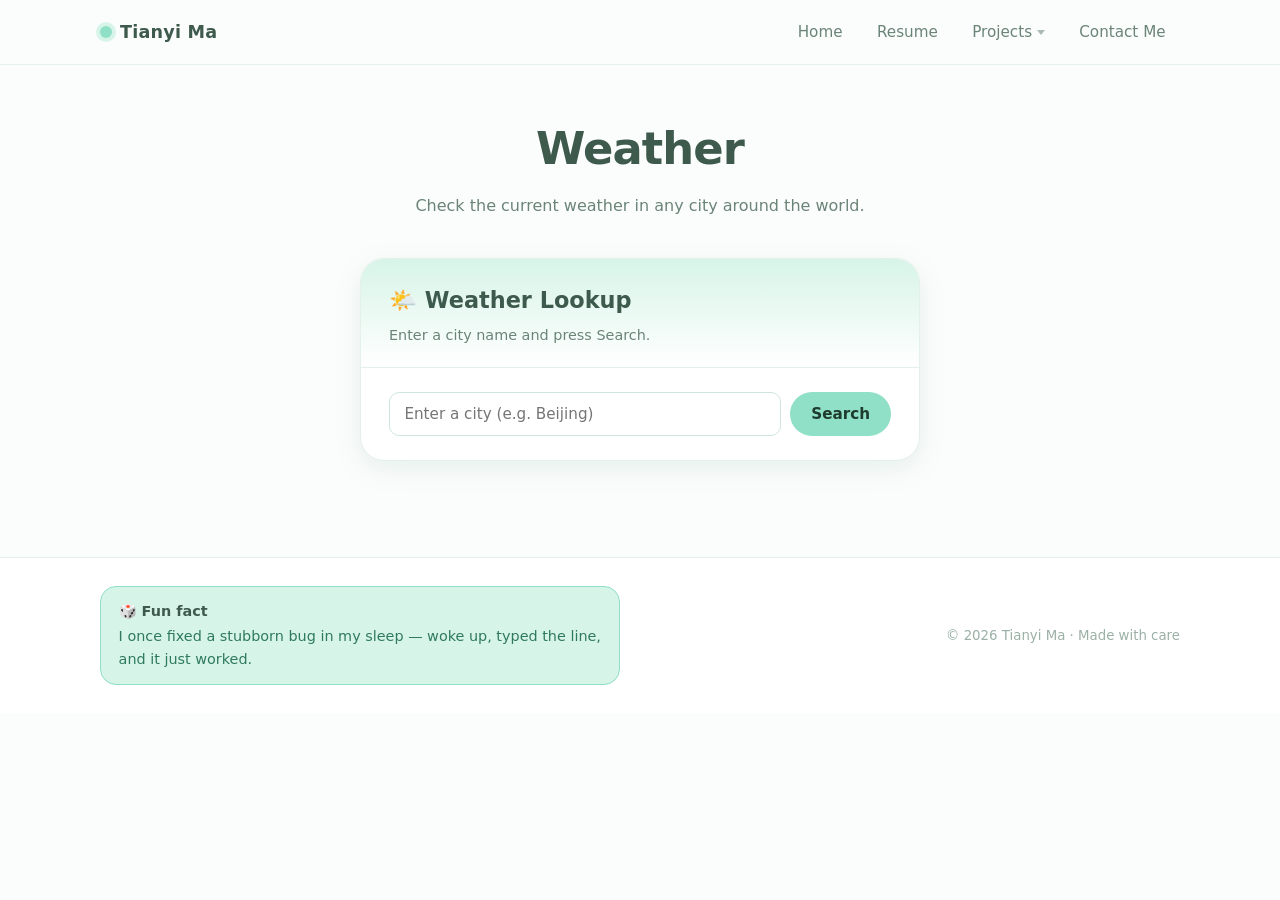
<file: weather.html>
<!DOCTYPE html>
<html lang="en">
<head>
  <meta charset="UTF-8">
  <meta name="viewport" content="width=device-width, initial-scale=1.0">
  <title>Tianyi Ma — Weather</title>
  <link rel="stylesheet" href="styles.css">
</head>
<body>
  <header class="nav">
    <div class="container nav__inner">
      <a href="index.html" class="brand"><span class="brand__dot"></span> Tianyi Ma</a>
      <button class="nav__toggle" aria-label="Toggle menu"><span></span></button>
      <nav class="nav__links">
        <a href="index.html">Home</a>
        <a href="resume.html">Resume</a>
        <span class="nav__item">
          <a href="projects.html" class="nav__trigger">Projects</a>
          <span class="nav__dropdown">
            <a href="projects.html"><span class="dd-ico">🧭</span><span><span class="dd-title">All Projects</span><span class="dd-sub">Browse the full catalogue</span></span></a>
            <span class="dd-divider"></span>
            <a href="mechanics.html"><span class="dd-ico">🪐</span><span><span class="dd-title">Mechanics</span><span class="dd-sub">Gravity playground</span></span></a>
            <a href="projects.html#todo"><span class="dd-ico">✅</span><span><span class="dd-title">To-do List</span><span class="dd-sub">Daily planner</span></span></a>
            <a href="weather.html" class="is-active"><span class="dd-ico">⛅</span><span><span class="dd-title">Weather</span><span class="dd-sub">Quick forecast</span></span></a>
          </span>
        </span>
        <a href="contact.html">Contact Me</a>
      </nav>
    </div>
  </header>

  <main class="container">
    <div class="page-head">
      <h1>Weather</h1>
      <p>Check the current weather in any city around the world.</p>
    </div>

    <section class="section" style="padding-top:1rem;">
      <div class="weather">
        <div class="weather__head">
          <h2>🌤️ Weather Lookup</h2>
          <p>Enter a city name and press Search.</p>
        </div>

        <div class="weather__body">
          <div class="weather__search">
            <input class="input" type="text" id="cityInput" placeholder="Enter a city (e.g. Beijing)"
                   autocomplete="off" maxlength="60" aria-label="City name">
            <button class="btn btn--primary" id="searchBtn" type="button">Search</button>
          </div>

          <div class="weather__status" id="weatherStatus" role="status" aria-live="polite"></div>

          <div class="weather__result" id="weatherResult" hidden>
            <div class="weather__icon" id="wIcon">🌤️</div>
            <div class="weather__temp" id="wTemp">—</div>
            <div class="weather__cond" id="wCond">—</div>
            <div class="weather__city" id="wCity">—</div>
          </div>
        </div>
      </div>
    </section>
  </main>

  <footer class="site-footer">
    <div class="container site-footer__inner">
      <div class="funfact">
        <strong>🎲 Fun fact</strong>
        I once fixed a stubborn bug in my sleep — woke up, typed the line, and it just worked.
      </div>
      <small>© <span id="year">2026</span> Tianyi Ma · Made with care</small>
    </div>
  </footer>

  <script src="main.js"></script>
  <script>
  (function () {
    "use strict";

    var API = "https://uapis.cn/api/v1/misc/weather";
    // Independent geocoder used only to verify that a searched place exists.
    // Free, key-less, CORS-enabled, and supports Chinese place names.
    var GEO_API = "https://geocoding-api.open-meteo.com/v1/search";

    var input    = document.getElementById("cityInput");
    var btn      = document.getElementById("searchBtn");
    var statusEl = document.getElementById("weatherStatus");
    var resultEl = document.getElementById("weatherResult");
    var iconEl   = document.getElementById("wIcon");
    var tempEl   = document.getElementById("wTemp");
    var condEl   = document.getElementById("wCond");
    var cityEl   = document.getElementById("wCity");

    /* Map the API's weather_icon code to a matching emoji. */
    function iconFor(code) {
      var n = parseInt(code, 10);
      if (isNaN(n)) return "🌤️";
      if (n === 100) return "☀️";                       // clear
      if (n === 104) return "☁️";                       // overcast
      if (n >= 150 && n <= 153) return "🌙";            // clear / cloudy night
      if (n === 300 || n === 301) return "🌦️";          // shower
      if (n === 302 || n === 303 || n === 304) return "⛈️"; // thunder
      if (n >= 305 && n <= 399) return "🌧️";            // rain
      if (n === 404 || n === 405) return "🌨️";          // sleet
      if (n >= 400 && n <= 499) return "❄️";            // snow
      if (n === 503 || n === 504 || n === 507 || n === 508) return "🌪️"; // sand/dust
      if (n >= 500 && n <= 515) return "🌫️";            // fog / haze
      if (n === 900) return "🌡️";                       // hot
      if (n === 901) return "🥶";                       // cold
      return "⛅";                                      // 101,102,103 + default
    }

    function showStatus(msg, isErr) {
      statusEl.textContent = msg;
      statusEl.classList.add("show");
      statusEl.classList.toggle("is-error", !!isErr);
    }

    /* Normalise a place name for comparison: lowercase, keep letters/numbers,
       collapse everything else to single spaces (CJK-safe). */
    function normName(s) {
      return String(s || "").toLowerCase()
        .replace(/[^\p{L}\p{N}]+/gu, " ")
        .trim();
    }

    /* Whether the searched name and a returned name can plausibly refer to
       the same place: exact match, or a word-boundary prefix such as
       "New York City" -> "New York". */
    function nameMatches(query, name) {
      var a = normName(query);
      var b = normName(name);
      if (!a || !b) return false;
      if (a === b) return true;
      return a.indexOf(b + " ") === 0 || b.indexOf(a + " ") === 0;
    }

    function hasCJK(s) {
      return /[\u3400-\u9fff\uf900-\ufaff]/.test(String(s || ""));
    }

    /* The weather API sometimes answers 200 OK with a placeholder instead of
       a real city name: "Unknown", or an adcode-like string such as
       "CN-810013". Never treat those as real places. */
    function isRealCityName(name) {
      if (typeof name !== "string") return false;
      var n = name.trim();
      if (!n || /unknown/i.test(n)) return false;
      if (/\d/.test(n)) return false; // codes like CN-810013 / 110000
      return true;
    }

    /* Independently confirm the searched place exists. The weather API
       occasionally echoes a bogus query straight back as the "city", so its
       own response is not sufficient proof. */
    async function placeExists(query) {
      var lang = hasCJK(query) ? "zh" : "en";
      var url = GEO_API + "?name=" + encodeURIComponent(query) +
                "&count=5&language=" + lang;
      var res = await fetch(url);
      if (!res.ok) throw new Error("geocoder failed");
      var data = await res.json();
      var results = (data && data.results) || [];
      return results.some(function (p) { return nameMatches(query, p.name); });
    }

    function clearResult() {
      iconEl.textContent = "🌤️";
      tempEl.textContent = "—";
      condEl.textContent = "—";
      cityEl.textContent = "—";
      resultEl.hidden = true;
    }

    function render(data) {
      iconEl.textContent = iconFor(data.weather_icon);
      tempEl.textContent = Math.round(Number(data.temperature)) + "°C";
      condEl.textContent = data.weather || "";
      var place = data.city || "";
      if (data.province && data.province !== data.city) place += ", " + data.province;
      cityEl.textContent = place;
      resultEl.hidden = false;
    }

    async function search() {
      var city = input.value.trim();

      // Empty box — don't call the API.
      if (!city) {
        clearResult();
        showStatus("Enter a city first.", true);
        input.focus();
        return;
      }

      clearResult();
      showStatus("Loading…", false);
      btn.disabled = true;

      try {
        var res = await fetch(API + "?city=" + encodeURIComponent(city) + "&lang=en");
        var data = null;
        try { data = await res.json(); } catch (e) { data = null; }

        // Explicit "no such place" (404 LOCATION_NOT_FOUND) and rejected
        // city names (400 INVALID_PARAMETER).
        if (res.status === 404 ||
            (data && (data.error === "LOCATION_NOT_FOUND" ||
                      data.code === "INVALID_PARAMETER"))) {
          showStatus("Couldn't find that city — check the spelling.", true);
          return;
        }
        if (!res.ok || !data) {
          showStatus("Couldn't load the weather — please try again.", true);
          return;
        }

        // Payload validation — the API may return 200 with placeholder data.
        var temp = Number(data.temperature);
        if (!isRealCityName(data.city) ||
            typeof data.weather !== "string" || !data.weather.trim() ||
            !isFinite(temp)) {
          showStatus("Couldn't find that city — check the spelling.", true);
          return;
        }

        // The returned place must correspond to what was actually searched.
        // For Chinese-script queries the en-language API answers with the
        // English name, so the geocoder step below performs that check.
        if (!hasCJK(city) &&
            !nameMatches(city, data.city) &&
            !(data.province && nameMatches(city, data.province))) {
          showStatus("Couldn't find that city — check the spelling.", true);
          return;
        }

        // Independent existence check, so a fabricated/echoed city name with
        // invented weather can never be displayed.
        var exists;
        try {
          exists = await placeExists(city);
        } catch (e) {
          // Can't verify truthfulness — do not show anything as fact.
          showStatus("Couldn't load the weather — please try again.", true);
          return;
        }
        if (!exists) {
          showStatus("Couldn't find that city — check the spelling.", true);
          return;
        }

        statusEl.classList.remove("show");
        render(data);
      } catch (e) {
        showStatus("Couldn't load the weather — please try again.", true);
      } finally {
        btn.disabled = false;
      }
    }

    btn.addEventListener("click", search);
    input.addEventListener("keydown", function (e) {
      if (e.key === "Enter") { e.preventDefault(); search(); }
    });
  })();
  </script>
</body>
</html>
</file>
<file: styles.css>
/* =========================================================
   Tianyi Ma — Personal Portfolio
   Palette: pale mint greens (light, airy)
   ========================================================= */

:root {
  /* Brand */
  --primary: #8fe0c6;        /* pale mint */
  --primary-hover: #5dd9b3;  /* the previous primary, now hover */
  --primary-ink: #2f7a5e;    /* readable on light bg */

  /* Soft accents */
  --accent-soft: #d7f4e8;    /* almost-white mint */
  --accent: #bfefdd;

  /* Surfaces */
  --bg: #fbfdfc;             /* near-white mint */
  --surface: #ffffff;
  --surface-2: #eef8f1;      /* faint mint surface */

  /* Ink */
  --ink: #3d5a4d;            /* soft dark green-grey */
  --ink-soft: #6b8478;
  --ink-faint: #9bb0a6;

  /* Lines */
  --line: #e3f1ea;
  --line-strong: #cfe6da;

  /* Effects */
  --radius-sm: 10px;
  --radius: 16px;
  --radius-lg: 24px;
  --radius-pill: 999px;
  --shadow-sm: 0 2px 10px rgba(47, 122, 94, 0.06);
  --shadow: 0 8px 28px rgba(47, 122, 94, 0.10);
  --shadow-lg: 0 18px 50px rgba(47, 122, 94, 0.14);
  --ring: 0 0 0 4px rgba(143, 224, 198, 0.45);

  --font: "Segoe UI", system-ui, -apple-system, "Helvetica Neue", Arial, sans-serif;
}

/* ---------- Reset ---------- */
*, *::before, *::after { box-sizing: border-box; }
html { -webkit-text-size-adjust: 100%; }
body {
  margin: 0;
  font-family: var(--font);
  color: var(--ink);
  background: var(--bg);
  line-height: 1.6;
  font-size: 16px;
}
img { max-width: 100%; display: block; }
a { color: var(--primary-ink); text-decoration: none; }
a:hover { color: var(--primary-hover); }
ul { margin: 0; padding: 0; list-style: none; }
button { font-family: inherit; }

.container {
  width: min(1080px, 92vw);
  margin-inline: auto;
}

/* ---------- Nav ---------- */
.nav {
  position: sticky;
  top: 0;
  z-index: 50;
  background: rgba(251, 253, 252, 0.85);
  backdrop-filter: saturate(140%) blur(12px);
  border-bottom: 1px solid var(--line);
}
.nav__inner {
  display: flex;
  align-items: center;
  justify-content: space-between;
  gap: 1rem;
  height: 64px;
}
.brand {
  font-weight: 700;
  font-size: 1.1rem;
  letter-spacing: 0.2px;
  color: var(--ink);
  display: inline-flex;
  align-items: center;
  gap: 0.5rem;
}
.brand__dot {
  width: 12px; height: 12px; border-radius: 50%;
  background: var(--primary);
  box-shadow: 0 0 0 4px var(--accent-soft);
}
.nav__links {
  display: flex;
  align-items: center;
  gap: 0.35rem;
}
.nav__links a {
  padding: 0.5rem 0.9rem;
  border-radius: var(--radius-pill);
  color: var(--ink-soft);
  font-weight: 500;
  font-size: 0.95rem;
  transition: background 0.15s, color 0.15s;
}
.nav__links a:hover { background: var(--accent-soft); color: var(--ink); }
.nav__links a.active {
  background: var(--primary);
  color: #1f3b2e;
}

/* ---------- Projects dropdown ---------- */
.nav__item {
  position: relative;
  display: inline-flex;
}
.nav__trigger {
  display: inline-flex;
  align-items: center;
  gap: 0.3rem;
}
.nav__trigger::after {
  content: "";
  width: 0; height: 0;
  border-left: 4px solid transparent;
  border-right: 4px solid transparent;
  border-top: 5px solid currentColor;
  opacity: 0.55;
  margin-top: 1px;
  transition: transform 0.2s;
}
.nav__item:hover .nav__trigger::after { transform: translateY(1px); }

.nav__dropdown {
  position: absolute;
  top: calc(100% + 8px);
  left: 0;
  min-width: 220px;
  background: var(--surface);
  border: 1px solid var(--line-strong);
  border-radius: 12px;
  box-shadow: var(--shadow-lg);
  padding: 6px;
  opacity: 0;
  visibility: hidden;
  transform: translateY(-4px);
  transition: opacity 0.15s ease, transform 0.15s ease, visibility 0.15s;
  z-index: 60;
}
.nav__dropdown::before {
  content: "";
  position: absolute;
  top: -6px;
  left: 18px;
  width: 10px; height: 10px;
  background: var(--surface);
  border-left: 1px solid var(--line-strong);
  border-top: 1px solid var(--line-strong);
  transform: rotate(45deg);
}
.nav__item:hover .nav__dropdown,
.nav__item:focus-within .nav__dropdown {
  opacity: 1;
  visibility: visible;
  transform: translateY(0);
}
.nav__dropdown a {
  display: flex;
  align-items: flex-start;
  gap: 0.75rem;
  padding: 0.65rem 0.8rem;
  border-radius: 8px;
  color: var(--ink);
  font-size: 0.9rem;
  font-weight: 500;
  line-height: 1.35;
}
.nav__dropdown a:hover { background: var(--accent-soft); color: var(--ink); }
.nav__dropdown a .dd-ico { font-size: 1.1rem; flex-shrink: 0; line-height: 1; }
.nav__dropdown a .dd-title { display: block; }
.nav__dropdown a .dd-sub {
  display: block;
  font-size: 0.75rem;
  color: var(--ink-faint);
  margin-top: 2px;
  font-weight: 400;
}
.nav__dropdown .dd-divider {
  height: 1px;
  background: var(--line);
  margin: 4px 6px;
}
.nav__dropdown a.is-active { background: var(--accent-soft); color: var(--primary-ink); font-weight: 600; }
.nav__toggle {
  display: none;
  width: 44px; height: 44px;
  border: 1px solid var(--line-strong);
  background: var(--surface);
  border-radius: var(--radius-sm);
  cursor: pointer;
  position: relative;
}
.nav__toggle span,
.nav__toggle span::before,
.nav__toggle span::after {
  content: "";
  position: absolute;
  left: 50%; top: 50%;
  width: 18px; height: 2px;
  background: var(--ink);
  transform: translate(-50%, -50%);
}
.nav__toggle span::before { transform: translate(-50%, -7px); }
.nav__toggle span::after  { transform: translate(-50%, 7px); }

/* ---------- Buttons ---------- */
.btn {
  display: inline-flex;
  align-items: center;
  justify-content: center;
  gap: 0.5rem;
  padding: 0.7rem 1.3rem;
  border-radius: var(--radius-pill);
  border: 1px solid transparent;
  font-weight: 600;
  font-size: 0.95rem;
  cursor: pointer;
  transition: transform 0.12s ease, background 0.15s, box-shadow 0.15s;
}
.btn:active { transform: translateY(1px); }
.btn--primary {
  background: var(--primary);
  color: #1f3b2e;
}
.btn--primary:hover { background: var(--primary-hover); color: #fff; }
.btn--ghost {
  background: var(--surface);
  border-color: var(--line-strong);
  color: var(--ink);
}
.btn--ghost:hover { background: var(--accent-soft); }

/* ---------- Hero ---------- */
.hero {
  display: grid;
  grid-template-columns: 1fr;
  justify-items: center;
  text-align: center;
  gap: 2.25rem;
  padding: 4rem 0 3rem;
  max-width: 640px;
  margin-inline: auto;
}
.hero__eyebrow {
  display: inline-flex;
  align-items: center;
  gap: 0.5rem;
  background: var(--accent-soft);
  color: var(--primary-ink);
  padding: 0.35rem 0.85rem;
  border-radius: var(--radius-pill);
  font-size: 0.85rem;
  font-weight: 600;
}
.hero h1 {
  font-size: clamp(2.2rem, 5vw, 3.2rem);
  line-height: 1.1;
  margin: 1rem 0 0.5rem;
  color: var(--ink);
  letter-spacing: -0.02em;
}
.hero__intro {
  font-size: 1.1rem;
  color: var(--ink-soft);
  max-width: 46ch;
  margin: 0 auto 1.75rem;
}
.hero__cta { display: flex; gap: 0.75rem; flex-wrap: wrap; justify-content: center; }
.hero__photo {
  position: relative;
  justify-self: center;
  order: -1;
}
.hero__photo img {
  width: 320px;
  height: 320px;
  object-fit: cover;
  border-radius: 50%;
  box-shadow: var(--shadow-lg);
  border: 6px solid #fff;
  background: var(--accent-soft);
}
.hero__photo::after {
  content: "";
  position: absolute;
  inset: -14px;
  border-radius: 50%;
  border: 2px dashed var(--primary);
  opacity: 0.5;
  z-index: -1;
}

/* ---------- Section ---------- */
.section { padding: 3rem 0; }
.section__head {
  text-align: center;
  margin-bottom: 2.25rem;
}
.section__head h2 {
  font-size: clamp(1.6rem, 3.5vw, 2.1rem);
  margin: 0 0 0.4rem;
  color: var(--ink);
  letter-spacing: -0.01em;
}
.section__head p { color: var(--ink-soft); margin: 0; }

/* ---------- Cards / likes ---------- */
.cards {
  display: grid;
  grid-template-columns: repeat(3, 1fr);
  gap: 1.25rem;
}
.card {
  background: var(--surface);
  border: 1px solid var(--line);
  border-radius: var(--radius);
  padding: 1.6rem;
  box-shadow: var(--shadow-sm);
  transition: transform 0.15s ease, box-shadow 0.15s ease;
}
.card:hover { transform: translateY(-4px); box-shadow: var(--shadow); }
.card__emoji {
  font-size: 2rem;
  width: 56px; height: 56px;
  display: grid; place-items: center;
  background: var(--accent-soft);
  border-radius: 14px;
  margin-bottom: 0.9rem;
}
.card h3 { margin: 0 0 0.35rem; color: var(--ink); font-size: 1.15rem; }
.card p { margin: 0; color: var(--ink-soft); font-size: 0.95rem; }
.card__cta {
  display: inline-block;
  margin-top: 0.9rem;
  font-size: 0.85rem;
  font-weight: 600;
  color: var(--primary-ink);
  letter-spacing: 0.02em;
  transition: transform 0.15s ease, color 0.15s;
}
.card:hover .card__cta { transform: translateX(3px); color: var(--primary-hover); }

/* Projects page: explicit 3-column grid */
.projects-grid {
  grid-template-columns: repeat(3, minmax(0, 1fr));
  gap: 1.5rem;
}

/* ---------- Page header (sub pages) ---------- */
.page-head {
  padding: 3rem 0 1.5rem;
  text-align: center;
}
.page-head h1 {
  font-size: clamp(2rem, 4.5vw, 2.8rem);
  margin: 0 0 0.5rem;
  color: var(--ink);
  letter-spacing: -0.02em;
}
.page-head p { color: var(--ink-soft); margin: 0; }

/* ---------- Resume ---------- */
.resume-grid {
  display: grid;
  grid-template-columns: 1.6fr 1fr;
  gap: 2rem;
  padding-bottom: 3rem;
}
.resume-sections {
  display: flex;
  flex-direction: column;
  gap: 2rem;
  padding-bottom: 3rem;
}
.resume-head {
  padding: 2.5rem 0 1.25rem;
  border-bottom: 1px solid var(--line-strong);
  margin-bottom: 0.5rem;
}
.resume-head__name {
  margin: 0 0 0.3rem;
  font-size: clamp(1.9rem, 4vw, 2.6rem);
  letter-spacing: -0.02em;
  color: var(--ink);
  font-weight: 700;
}
.resume-head__title {
  margin: 0 0 0.65rem;
  color: var(--primary-ink);
  font-weight: 600;
  font-size: 1rem;
}
.resume-head__contact { margin: 0; color: var(--ink-soft); font-size: 0.9rem; }
.resume-head__contact a { color: var(--ink-soft); text-decoration: none; }
.resume-head__contact a:hover { color: var(--primary-hover); }
.resume-head__contact .dot { margin: 0 0.55rem; color: var(--ink-faint); }
.resume-section__title {
  font-size: 0.8rem;
  font-weight: 700;
  letter-spacing: 0.14em;
  text-transform: uppercase;
  color: var(--ink);
  margin: 0 0 1rem;
  padding-bottom: 0.5rem;
  border-bottom: 2px solid var(--primary);
}
.resume-summary { margin: 0; color: var(--ink-soft); font-size: 0.97rem; line-height: 1.65; }
.exp { display: flex; flex-direction: column; gap: 1.5rem; }
.exp__item {
  border-left: 3px solid var(--primary);
  padding: 0.05rem 0 0.1rem 1.1rem;
  transition: border-color 0.18s;
}
.exp__item:hover { border-left-color: var(--primary-hover); }
.exp__head { display: flex; justify-content: space-between; gap: 1rem; align-items: baseline; flex-wrap: wrap; margin-bottom: 0.15rem; }
.exp__role { margin: 0; font-size: 1.08rem; color: var(--ink); font-weight: 700; }
.exp__date {
  font-size: 0.75rem; font-weight: 700; color: var(--primary-ink);
  background: var(--accent-soft); border: 1px solid var(--primary);
  padding: 0.2rem 0.65rem; border-radius: var(--radius-pill);
  white-space: nowrap; letter-spacing: 0.02em;
}
.exp__org { margin: 0 0 0.6rem; color: var(--primary-ink); font-size: 0.92rem; font-weight: 600; }
.exp__desc { margin: 0.2rem 0 0; color: var(--ink-soft); font-size: 0.92rem; line-height: 1.55; }
/* Skills — card grid */
.skills {
  display: grid;
  grid-template-columns: repeat(auto-fit, minmax(220px, 1fr));
  gap: 1rem;
}
.skill-card {
  background: var(--surface);
  border: 1px solid var(--line);
  border-radius: var(--radius);
  padding: 1.15rem 1.25rem;
  box-shadow: var(--shadow-sm);
  transition: transform 0.18s ease, box-shadow 0.18s ease, border-color 0.18s;
}
.skill-card:hover {
  transform: translateY(-3px);
  box-shadow: var(--shadow);
  border-color: var(--primary);
}
.skill-card__head {
  display: flex;
  align-items: center;
  gap: 0.65rem;
  margin-bottom: 0.9rem;
}
.skill-card__icon {
  width: 38px; height: 38px;
  display: grid; place-items: center;
  background: var(--accent-soft);
  border-radius: 12px;
  font-size: 1.1rem;
  flex-shrink: 0;
}
.skill-card__name {
  margin: 0;
  font-size: 0.95rem;
  font-weight: 600;
  color: var(--ink);
}
.chips--skills { display: flex; flex-wrap: wrap; gap: 0.45rem; }
.chips--skills .chip {
  font-size: 0.82rem;
  padding: 0.35rem 0.75rem;
  transition: background 0.15s, color 0.15s, border-color 0.15s, transform 0.15s;
}
.chips--skills .chip:hover {
  background: var(--primary);
  color: #1f3b2e;
  border-color: var(--primary);
  transform: translateY(-1px);
}
.chips--skills .chip em {
  font-style: normal;
  color: var(--ink-faint);
  font-size: 0.76rem;
  margin-left: 0.35rem;
}
.chips--skills .chip:hover em { color: #2f5b4a; }
.panel {
  background: var(--surface);
  border: 1px solid var(--line);
  border-radius: var(--radius);
  padding: 1.75rem;
  box-shadow: var(--shadow-sm);
}
.panel h2 {
  font-size: 1.25rem;
  margin: 0 0 1rem;
  color: var(--ink);
  display: flex; align-items: center; gap: 0.5rem;
}
.panel h2::before {
  content: "";
  width: 8px; height: 22px;
  background: var(--primary);
  border-radius: 4px;
}
.timeline { position: relative; padding-left: 1.25rem; }
.timeline::before {
  content: "";
  position: absolute;
  left: 5px; top: 6px; bottom: 6px;
  width: 2px; background: var(--line-strong);
}
.timeline__item { position: relative; padding-bottom: 1.5rem; }
.timeline__item:last-child { padding-bottom: 0; }
.timeline__item::before {
  content: "";
  position: absolute;
  left: -1.25rem; top: 4px;
  width: 12px; height: 12px;
  background: var(--surface);
  border: 2px solid var(--primary);
  border-radius: 50%;
}
.timeline__date {
  font-size: 0.8rem;
  font-weight: 600;
  color: var(--primary-ink);
  background: var(--accent-soft);
  padding: 0.15rem 0.6rem;
  border-radius: var(--radius-pill);
  display: inline-block;
  margin-bottom: 0.35rem;
}
.timeline__item h3 { margin: 0 0 0.25rem; font-size: 1.05rem; color: var(--ink); }
.timeline__item .sub { color: var(--ink-soft); font-size: 0.9rem; margin: 0 0 0.4rem; }
.timeline__item p { margin: 0; color: var(--ink-soft); font-size: 0.92rem; }
.chips { display: flex; flex-wrap: wrap; gap: 0.5rem; }
.chip {
  background: var(--surface-2);
  color: var(--ink);
  border: 1px solid var(--line);
  padding: 0.35rem 0.85rem;
  border-radius: var(--radius-pill);
  font-size: 0.85rem;
  font-weight: 500;
}
.sidebar-list { display: flex; flex-direction: column; gap: 1.5rem; }

/* ---------- Resume (stacked sections) ---------- */
.resume-stack {
  display: flex;
  flex-direction: column;
  gap: 1.5rem;
  padding-bottom: 3rem;
}
.summary-text {
  margin: 0;
  color: var(--ink-soft);
  font-size: 1rem;
  line-height: 1.7;
}
.bullets {
  margin: 0.4rem 0 0;
  padding-left: 1.25rem;
  color: var(--ink-soft);
  font-size: 0.92rem;
  line-height: 1.6;
}
.bullets li { margin-bottom: 0.3rem; }
.bullets li::marker { color: var(--primary); }
.skill-group + .skill-group { margin-top: 1.25rem; }
.skill-group h3 {
  margin: 0 0 0.6rem;
  font-size: 0.95rem;
  color: var(--ink);
  font-weight: 600;
}
.skill-group + .skill-group { margin-top: 1.15rem; }
.skill-group__label {
  margin: 0 0 0.5rem;
  font-size: 0.78rem;
  font-weight: 700;
  letter-spacing: 0.04em;
  text-transform: uppercase;
  color: var(--ink-faint);
}
.bullets { margin: 0.4rem 0 0; padding: 0 0 0 1.05rem; list-style: none; }
.bullets li {
  position: relative;
  margin-bottom: 0.35rem;
  padding-left: 1rem;
  color: var(--ink-soft);
  font-size: 0.92rem;
  line-height: 1.5;
}
.bullets li:last-child { margin-bottom: 0; }
.bullets li::before {
  content: "";
  position: absolute;
  left: 0; top: 0.62rem;
  width: 5px; height: 5px;
  background: var(--primary);
  border-radius: 50%;
}

/* ---------- Contact ---------- */
.contact-grid {
  display: grid;
  grid-template-columns: 1fr 1fr;
  gap: 2rem;
  padding-bottom: 3rem;
}
.contact-list { display: flex; flex-direction: column; gap: 1rem; }
.contact-row {
  display: flex; align-items: center; gap: 1rem;
  padding: 1rem;
  background: var(--surface);
  border: 1px solid var(--line);
  border-radius: var(--radius);
  box-shadow: var(--shadow-sm);
}
.contact-row__icon {
  width: 44px; height: 44px;
  display: grid; place-items: center;
  background: var(--accent-soft);
  border-radius: 12px;
  font-size: 1.2rem;
}
.contact-row__label { font-size: 0.8rem; color: var(--ink-faint); }
.contact-row__value { font-weight: 600; color: var(--ink); }
.form-group { margin-bottom: 1.1rem; }
.form-group label {
  display: block;
  font-size: 0.85rem;
  font-weight: 600;
  margin-bottom: 0.4rem;
  color: var(--ink);
}
.input, .textarea {
  width: 100%;
  padding: 0.75rem 0.9rem;
  border: 1px solid var(--line-strong);
  border-radius: var(--radius-sm);
  background: var(--surface);
  color: var(--ink);
  font-size: 0.95rem;
  font-family: inherit;
  transition: border 0.15s, box-shadow 0.15s;
}
.input:focus, .textarea:focus {
  outline: none;
  border-color: var(--primary);
  box-shadow: var(--ring);
}
.textarea { min-height: 120px; resize: vertical; }
.form-note {
  margin: 0.75rem 0 0;
  padding: 0.7rem 0.9rem;
  background: var(--accent-soft);
  border: 1px solid var(--primary);
  border-radius: var(--radius-sm);
  color: var(--primary-ink);
  font-size: 0.9rem;
  display: none;
}
.form-note.show { display: block; }

/* =========================================================
   To-Do List App (Projects page)
   ========================================================= */
.todo {
  background: var(--surface);
  border: 1px solid var(--line);
  border-radius: var(--radius-lg);
  box-shadow: var(--shadow);
  overflow: hidden;
  max-width: 720px;
  margin: 0 auto;
}
.todo__head {
  padding: 1.5rem 1.75rem 1.25rem;
  background: linear-gradient(180deg, var(--accent-soft), var(--surface));
  border-bottom: 1px solid var(--line);
}
.todo__head h2 {
  margin: 0;
  font-size: 1.4rem;
  color: var(--ink);
  display: flex; align-items: center; gap: 0.6rem;
}
.todo__head p { margin: 0.3rem 0 0; color: var(--ink-soft); font-size: 0.9rem; }

.todo__body { padding: 1.5rem 1.75rem; }

/* Calendar */
.cal {
  background: var(--surface-2);
  border: 1px solid var(--line);
  border-radius: var(--radius);
  padding: 1rem;
  margin-bottom: 1.25rem;
}
.cal__top {
  display: flex; align-items: center; justify-content: space-between;
  margin-bottom: 0.75rem;
}
.cal__month { font-weight: 700; color: var(--ink); font-size: 1rem; }
.cal__nav {
  display: flex; gap: 0.4rem;
}
.cal__btn {
  width: 34px; height: 34px;
  border: 1px solid var(--line-strong);
  background: var(--surface);
  border-radius: 9px;
  cursor: pointer;
  color: var(--ink);
  font-size: 1rem;
  line-height: 1;
  display: grid; place-items: center;
  transition: background 0.15s, transform 0.1s;
}
.cal__btn:hover { background: var(--accent-soft); }
.cal__btn:active { transform: scale(0.94); }
.cal__weekdays {
  display: grid;
  grid-template-columns: repeat(7, 1fr);
  text-align: center;
  margin-bottom: 0.4rem;
}
.cal__weekdays span {
  font-size: 0.72rem;
  font-weight: 700;
  color: var(--ink-faint);
  text-transform: uppercase;
  letter-spacing: 0.04em;
}
.cal__grid {
  display: grid;
  grid-template-columns: repeat(7, 1fr);
  gap: 4px;
}
.cal__day {
  aspect-ratio: 1 / 1;
  border: 1px solid transparent;
  background: var(--surface);
  border-radius: 9px;
  font-size: 0.85rem;
  color: var(--ink);
  cursor: pointer;
  display: grid; place-items: center;
  transition: background 0.12s, color 0.12s, border-color 0.12s;
}
.cal__day:hover { background: var(--accent-soft); }
.cal__day.is-other { color: var(--ink-faint); background: transparent; }
.cal__day.is-today { border-color: var(--primary); color: var(--primary-ink); font-weight: 700; }
.cal__day.is-selected {
  background: var(--primary);
  color: #1f3b2e;
  font-weight: 700;
  border-color: var(--primary);
}
.cal__day.is-selected.is-today { box-shadow: 0 0 0 2px #fff inset; }

/* Add row */
.todo__add {
  display: flex;
  gap: 0.6rem;
  margin-bottom: 1.25rem;
}
.todo__add .input { flex: 1; }
.todo__add .btn { flex-shrink: 0; padding: 0.7rem 1.25rem; }
.todo__selected-date {
  font-size: 0.8rem;
  color: var(--ink-soft);
  margin-bottom: 0.6rem;
}
.todo__selected-date strong { color: var(--primary-ink); }

/* List */
.todo__list { display: flex; flex-direction: column; gap: 0.55rem; }
.todo__item {
  display: flex;
  align-items: center;
  gap: 0.85rem;
  padding: 0.8rem 0.9rem;
  background: var(--surface-2);
  border: 1px solid var(--line);
  border-radius: var(--radius-sm);
  transition: background 0.15s, opacity 0.2s;
}
.todo__item:hover { background: var(--accent-soft); }
.todo__check {
  flex-shrink: 0;
  width: 24px; height: 24px;
  border: 2px solid var(--line-strong);
  border-radius: 7px;
  background: var(--surface);
  cursor: pointer;
  display: grid; place-items: center;
  transition: background 0.15s, border-color 0.15s;
}
.todo__check:hover { border-color: var(--primary); }
.todo__check svg { opacity: 0; transform: scale(0.6); transition: opacity 0.15s, transform 0.15s; }
.todo__item.done .todo__check {
  background: var(--primary);
  border-color: var(--primary);
}
.todo__item.done .todo__check svg { opacity: 1; transform: scale(1); }
.todo__text {
  flex: 1;
  font-size: 0.95rem;
  color: var(--ink);
  word-break: break-word;
}
.todo__item.done .todo__text {
  text-decoration: line-through;
  color: var(--ink-faint);
}
.todo__date {
  flex-shrink: 0;
  font-size: 0.72rem;
  font-weight: 600;
  color: var(--primary-ink);
  background: var(--surface);
  border: 1px solid var(--line-strong);
  padding: 0.2rem 0.55rem;
  border-radius: var(--radius-pill);
  white-space: nowrap;
}
.todo__item.done .todo__date { opacity: 0.6; }
.todo__del {
  flex-shrink: 0;
  width: 30px; height: 30px;
  border: none;
  background: transparent;
  color: var(--ink-faint);
  border-radius: 8px;
  cursor: pointer;
  font-size: 1.1rem;
  line-height: 1;
  display: grid; place-items: center;
  transition: background 0.15s, color 0.15s;
}
.todo__del:hover { background: #fde2e2; color: #c0392b; }

.todo__empty {
  text-align: center;
  padding: 2rem 1rem;
  color: var(--ink-faint);
  font-size: 0.95rem;
}
.todo__empty span { font-size: 2rem; display: block; margin-bottom: 0.4rem; }

.todo__footer {
  display: flex; align-items: center; justify-content: space-between;
  gap: 0.75rem;
  margin-top: 1.25rem;
  padding-top: 1rem;
  border-top: 1px solid var(--line);
  font-size: 0.82rem;
  color: var(--ink-soft);
}
.todo__clear {
  border: none;
  background: transparent;
  color: var(--ink-faint);
  cursor: pointer;
  font-size: 0.82rem;
  text-decoration: underline;
}
.todo__clear:hover { color: #c0392b; }

/* Priority picker */
.todo__prio {
  display: flex;
  align-items: center;
  gap: 0.4rem;
  flex-wrap: wrap;
  margin-bottom: 1.25rem;
}
.todo__prio-label {
  font-size: 0.82rem;
  font-weight: 600;
  color: var(--ink-soft);
  margin-right: 0.15rem;
}
.prio-pill {
  display: inline-flex;
  align-items: center;
  gap: 0.3rem;
  padding: 0.3rem 0.75rem;
  border: 1px solid var(--line-strong);
  background: var(--surface);
  border-radius: var(--radius-pill);
  font-size: 0.82rem;
  font-weight: 600;
  color: var(--ink-soft);
  cursor: pointer;
  transition: background 0.15s, color 0.15s, border-color 0.15s, transform 0.1s;
}
.prio-pill:active { transform: scale(0.96); }
.prio-pill.is-on { color: #1f3b2e; }
.prio--low.is-on    { background: #e3f6e9; border-color: #7fd0a0; }
.prio--medium.is-on { background: #fdf3d7; border-color: #e6c25a; }
.prio--high.is-on   { background: #fde2e2; border-color: #ee8a8a; }

/* Priority badge on a list item */
.todo__prio-badge {
  flex-shrink: 0;
  width: 26px; height: 26px;
  display: grid; place-items: center;
  font-size: 0.9rem;
  border-radius: 50%;
  background: var(--surface);
  border: 1px solid var(--line);
}
.todo__item .todo__prio-badge.prio--low    { background: #e3f6e9; }
.todo__item .todo__prio-badge.prio--medium { background: #fdf3d7; }
.todo__item .todo__prio-badge.prio--high   { background: #fde2e2; }
.todo__item.done .todo__prio-badge { opacity: 0.6; }

/* Inline edit */
.todo__text { cursor: text; border-radius: 6px; }
.todo__text:hover { text-decoration: underline dotted var(--primary-hover); text-underline-offset: 3px; }
.todo__edit {
  flex: 1;
  font-size: 0.95rem;
  font-family: inherit;
  color: var(--ink);
  padding: 0.3rem 0.5rem;
  border: 1px solid var(--primary);
  border-radius: var(--radius-sm);
  background: var(--surface);
  outline: none;
  box-shadow: var(--ring);
}

/* Search box */
.todo__search {
  position: relative;
  margin-bottom: 1.25rem;
}
.todo__search-icon {
  position: absolute;
  left: 0.85rem;
  top: 50%;
  transform: translateY(-50%);
  font-size: 0.9rem;
  pointer-events: none;
  opacity: 0.55;
}
.todo__search-input { padding-left: 2.4rem; padding-right: 2.4rem; }
.todo__search-clear {
  position: absolute;
  right: 0.5rem;
  top: 50%;
  transform: translateY(-50%);
  width: 24px; height: 24px;
  border: none;
  background: var(--surface-2);
  color: var(--ink-faint);
  border-radius: 50%;
  cursor: pointer;
  font-size: 0.75rem;
  line-height: 1;
  display: none;
  place-items: center;
  transition: background 0.15s, color 0.15s;
}
.todo__search-clear.show { display: grid; }
.todo__search-clear:hover { background: var(--accent-soft); color: var(--ink); }

/* Status messages (Supabase) */
.todo__status {
  display: none;
  margin-bottom: 1rem;
  padding: 0.6rem 0.85rem;
  border-radius: var(--radius-sm);
  background: var(--accent-soft);
  border: 1px solid var(--primary);
  color: var(--primary-ink);
  font-size: 0.85rem;
}
.todo__status.is-error { background: #fde2e2; border-color: #ee8a8a; color: #b23b2b; }

/* ---------- Footer ---------- */
.site-footer {
  margin-top: 3rem;
  background: var(--surface);
  border-top: 1px solid var(--line);
}
.site-footer__inner {
  display: flex;
  align-items: center;
  justify-content: space-between;
  gap: 1rem;
  flex-wrap: wrap;
  padding: 1.75rem 0;
}
.funfact {
  background: var(--accent-soft);
  border: 1px solid var(--primary);
  border-radius: var(--radius);
  padding: 0.8rem 1.1rem;
  color: var(--primary-ink);
  font-size: 0.9rem;
  max-width: 520px;
}
.funfact strong { display: block; margin-bottom: 0.15rem; color: var(--ink); }
.site-footer small { color: var(--ink-faint); }

/* ---------- Responsive ---------- */
@media (max-width: 900px) {
  .hero { grid-template-columns: 1fr; gap: 2rem; text-align: center; padding-top: 3rem; }
  .hero__cta { justify-content: center; }
  .hero__photo { order: -1; }
  .hero__photo img { width: 240px; height: 240px; }
  .resume-grid { grid-template-columns: 1fr; }
  .contact-grid { grid-template-columns: 1fr; }
}
@media (max-width: 720px) {
  .cards { grid-template-columns: 1fr; }
  .nav__toggle { display: inline-flex; }
  .nav__links {
    position: absolute;
    top: 64px; left: 0; right: 0;
    flex-direction: column;
    align-items: stretch;
    background: var(--surface);
    border-bottom: 1px solid var(--line);
    box-shadow: var(--shadow);
    padding: 0.6rem;
    gap: 0.25rem;
    display: none;
  }
  .nav__links.open { display: flex; }
  .nav__links a { padding: 0.7rem 1rem; }

  /* Mobile dropdown: reveals inline under Projects item, full-width */
  .nav__item {
    display: block;
    position: static;
  }
  .nav__trigger {
    display: flex;
    padding: 0.7rem 1rem;
    border-radius: var(--radius-pill);
    color: var(--ink-soft);
    font-weight: 500;
  }
  .nav__dropdown {
    position: static;
    opacity: 1;
    visibility: visible;
    transform: none;
    box-shadow: none;
    border: none;
    border-top: 1px dashed var(--line-strong);
    border-radius: 0;
    background: transparent;
    padding: 0.25rem 0 0.25rem 1rem;
    margin: 0 0.5rem;
    min-width: 0;
    display: none;
  }
  .nav__item:hover .nav__dropdown,
  .nav__item:focus-within .nav__dropdown,
  .nav__item.is-open .nav__dropdown { display: block; }
  .nav__dropdown::before { display: none; }
  .nav__dropdown a {
    padding: 0.6rem 0.75rem;
    font-size: 0.88rem;
  }
  .nav__trigger::after { margin-left: auto; }
  .dd-divider { display: none; }

  .todo__head, .todo__body { padding: 1.15rem; }
  .todo__add { flex-direction: column; }
  .todo__add .btn { width: 100%; }
  .todo__item { flex-wrap: wrap; }
  .todo__date { order: 3; }
}
@media (max-width: 420px) {
  .hero__photo img { width: 200px; height: 200px; }
  .cal__day { font-size: 0.75rem; }
}

@media (prefers-reduced-motion: reduce) {
  * { transition: none !important; animation: none !important; }
}

/* =========================================================
   Weather App (Weather page)
   ========================================================= */
.weather {
  background: var(--surface);
  border: 1px solid var(--line);
  border-radius: var(--radius-lg);
  box-shadow: var(--shadow);
  overflow: hidden;
  max-width: 560px;
  margin: 0 auto;
}
.weather__head {
  padding: 1.5rem 1.75rem 1.25rem;
  background: linear-gradient(180deg, var(--accent-soft), var(--surface));
  border-bottom: 1px solid var(--line);
}
.weather__head h2 {
  margin: 0;
  font-size: 1.4rem;
  color: var(--ink);
  display: flex; align-items: center; gap: 0.6rem;
}
.weather__head p { margin: 0.3rem 0 0; color: var(--ink-soft); font-size: 0.9rem; }

.weather__body { padding: 1.5rem 1.75rem; }

.weather__search { display: flex; gap: 0.6rem; }
.weather__search .input { flex: 1; min-width: 0; }
.weather__search .btn { flex-shrink: 0; padding: 0.7rem 1.25rem; }

.weather__status {
  display: none;
  margin-top: 1rem;
  padding: 0.6rem 0.85rem;
  border-radius: var(--radius-sm);
  background: var(--accent-soft);
  border: 1px solid var(--primary);
  color: var(--primary-ink);
  font-size: 0.85rem;
}
.weather__status.show { display: block; }
.weather__status.is-error { background: #fde2e2; border-color: #ee8a8a; color: #b23b2b; }

.weather__result {
  margin-top: 1.25rem;
  padding: 1.6rem 1rem;
  text-align: center;
  background: var(--surface-2);
  border: 1px solid var(--line);
  border-radius: var(--radius);
}
.weather__result[hidden] { display: none; }
.weather__icon { font-size: 3.4rem; line-height: 1; }
.weather__temp {
  font-size: clamp(2rem, 8vw, 2.8rem);
  font-weight: 700;
  color: var(--ink);
  margin: 0.5rem 0 0.15rem;
  letter-spacing: -0.02em;
}
.weather__cond { font-size: 1.05rem; font-weight: 600; color: var(--primary-ink); }
.weather__city { margin-top: 0.35rem; font-size: 0.9rem; color: var(--ink-soft); }

@media (max-width: 720px) {
  .weather__head, .weather__body { padding: 1.15rem; }
  .weather__search { flex-direction: column; }
  .weather__search .btn { width: 100%; }
}
</file>
